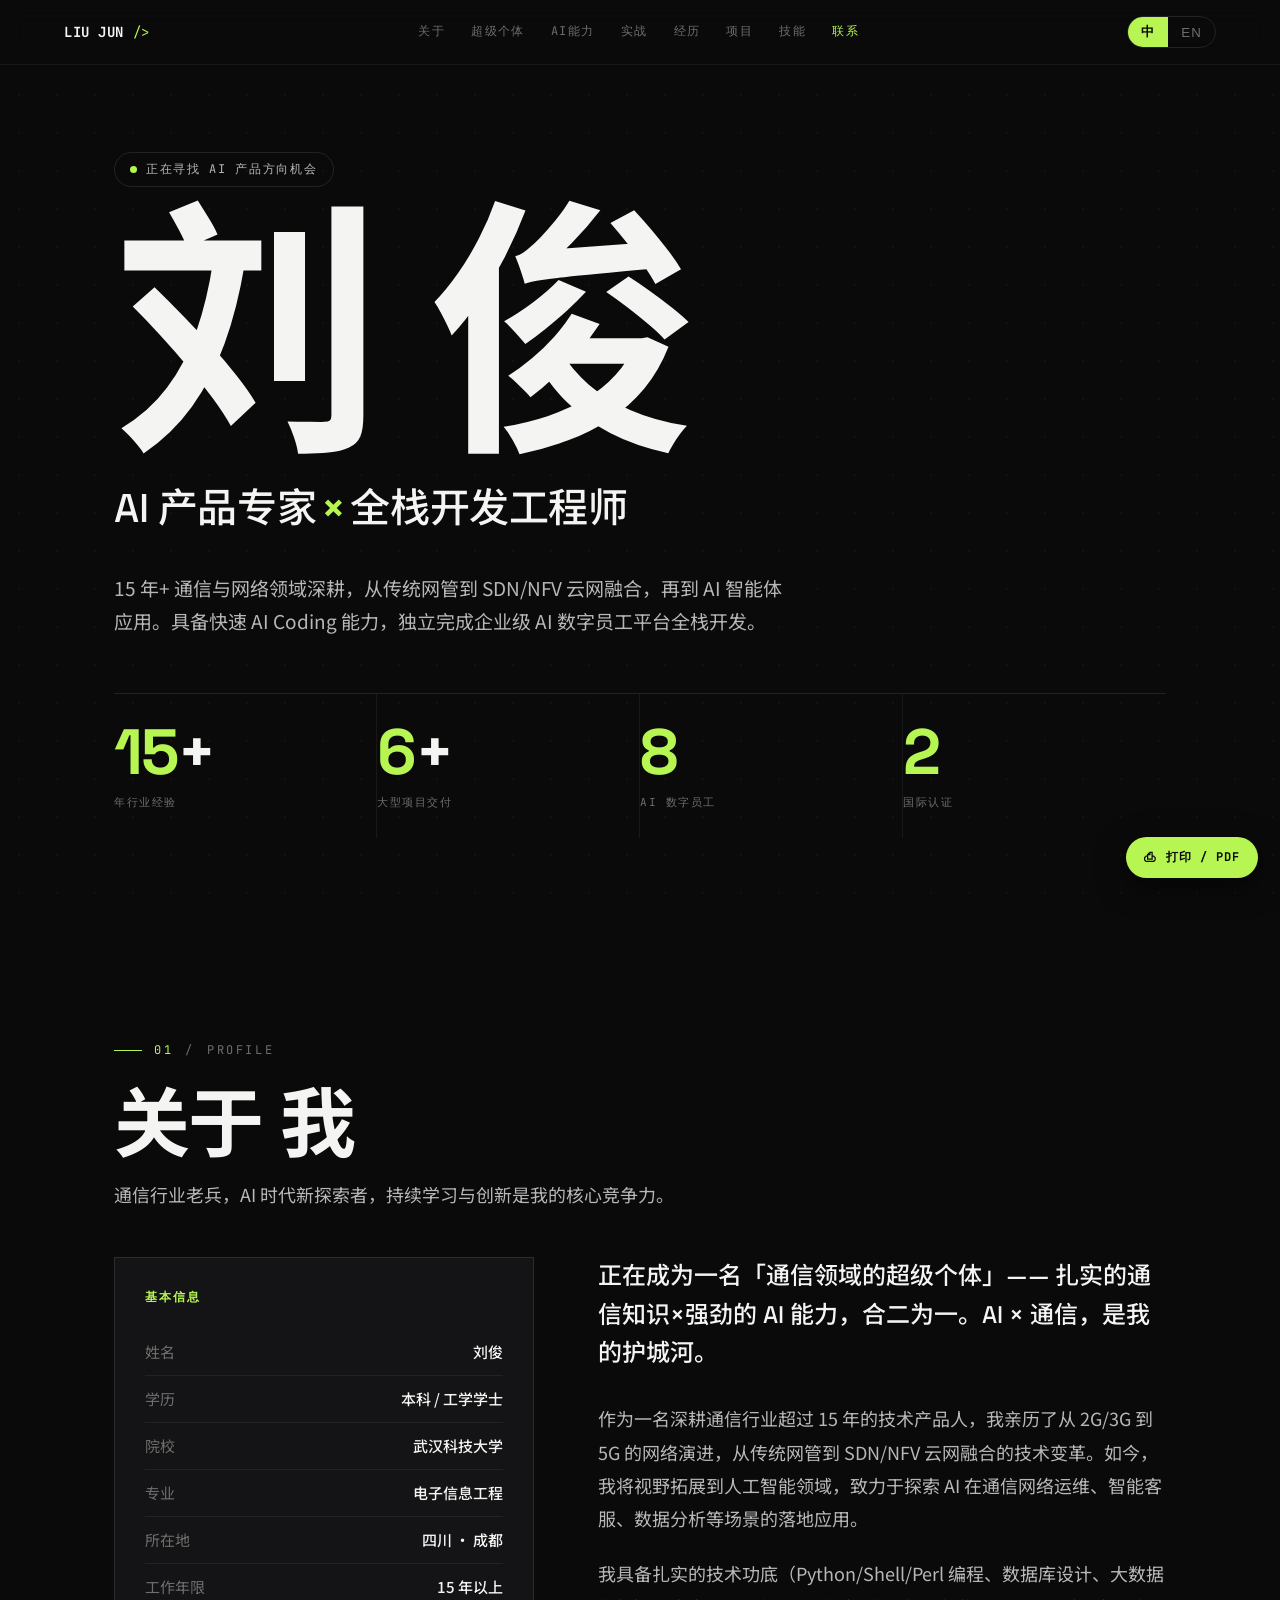
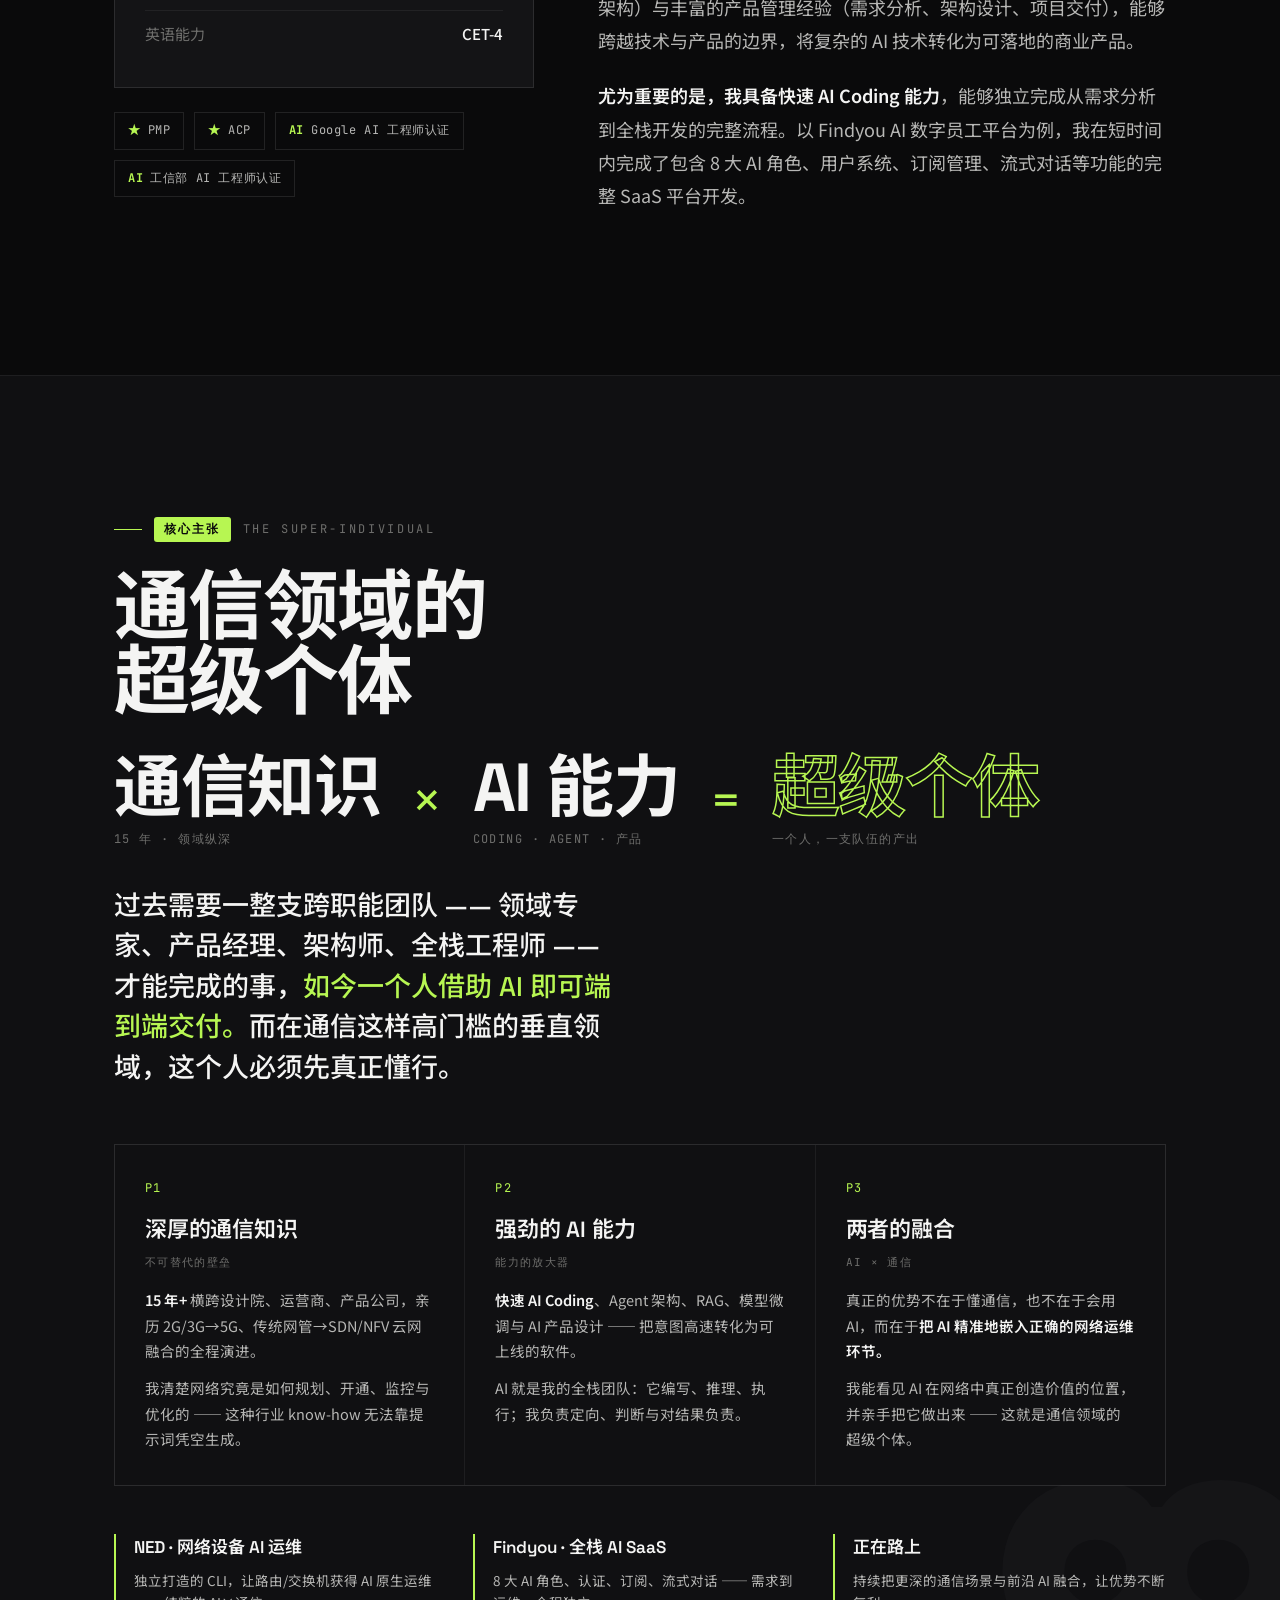
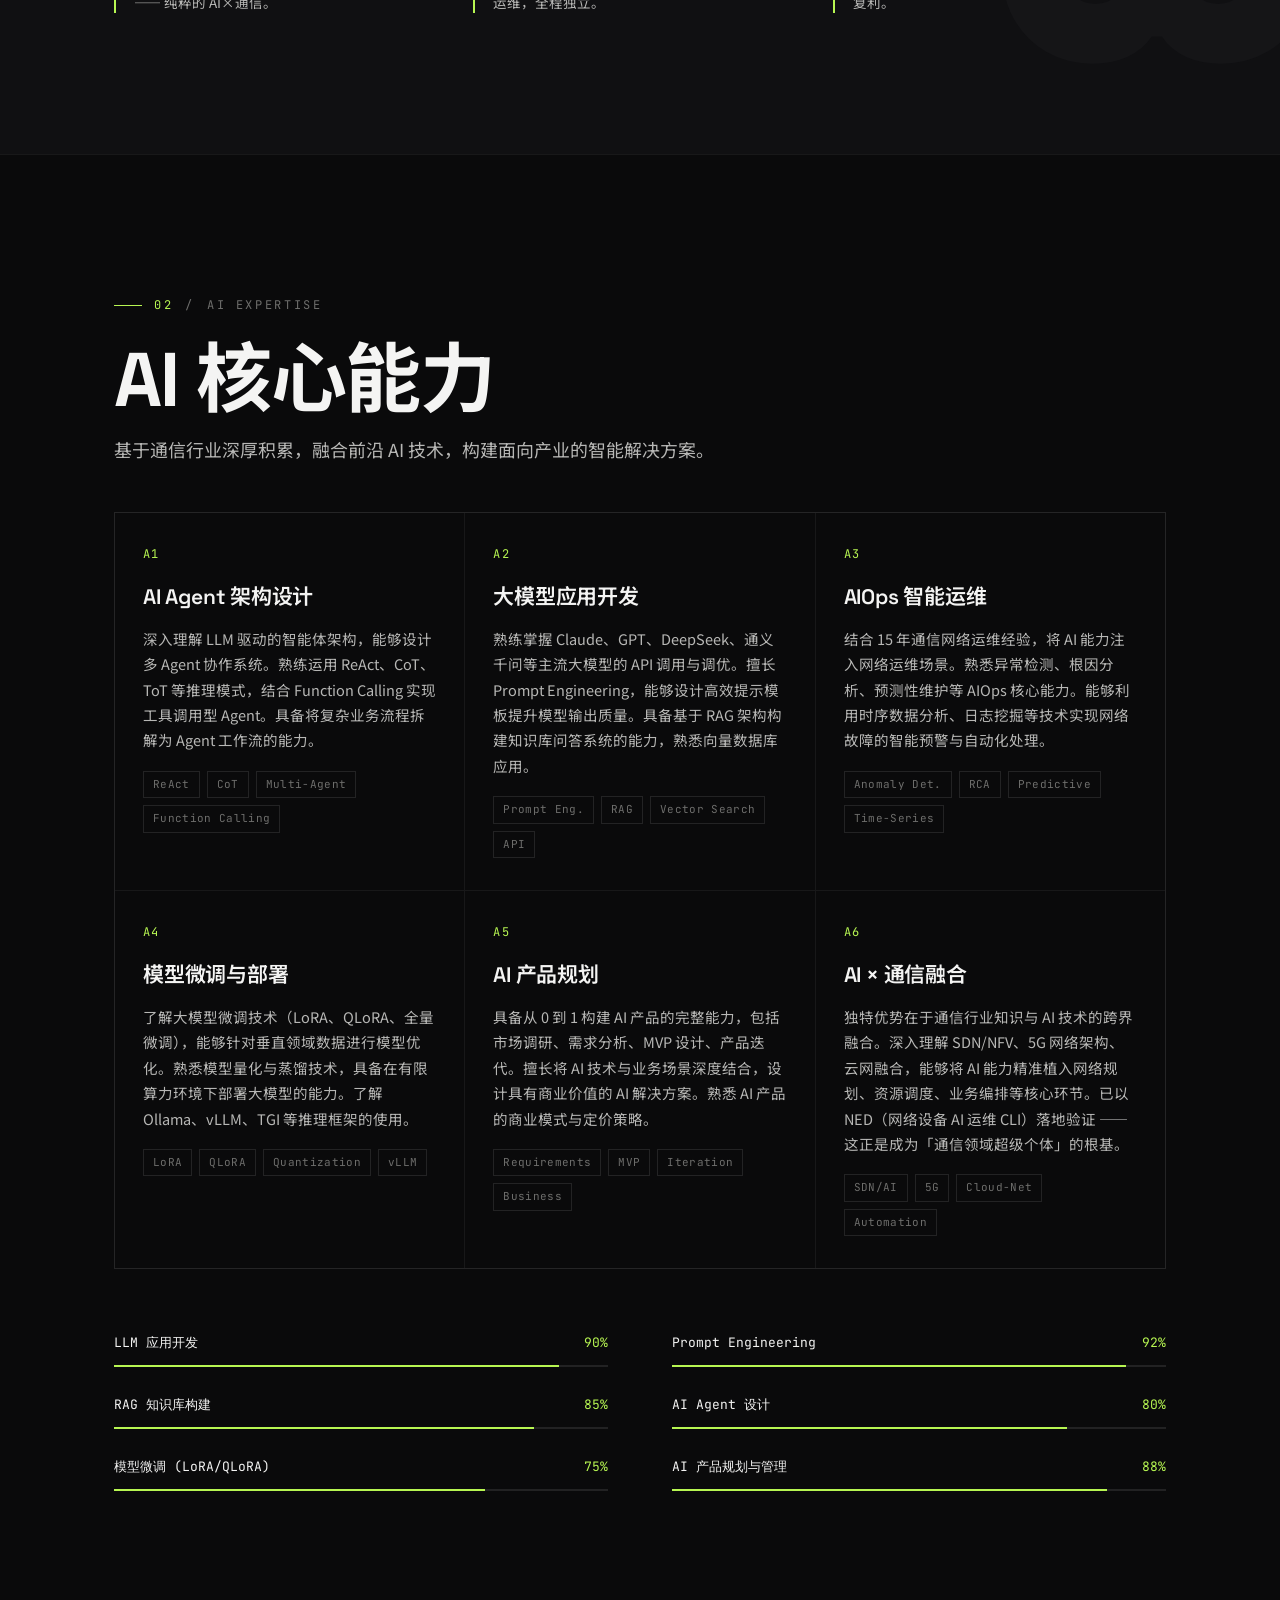
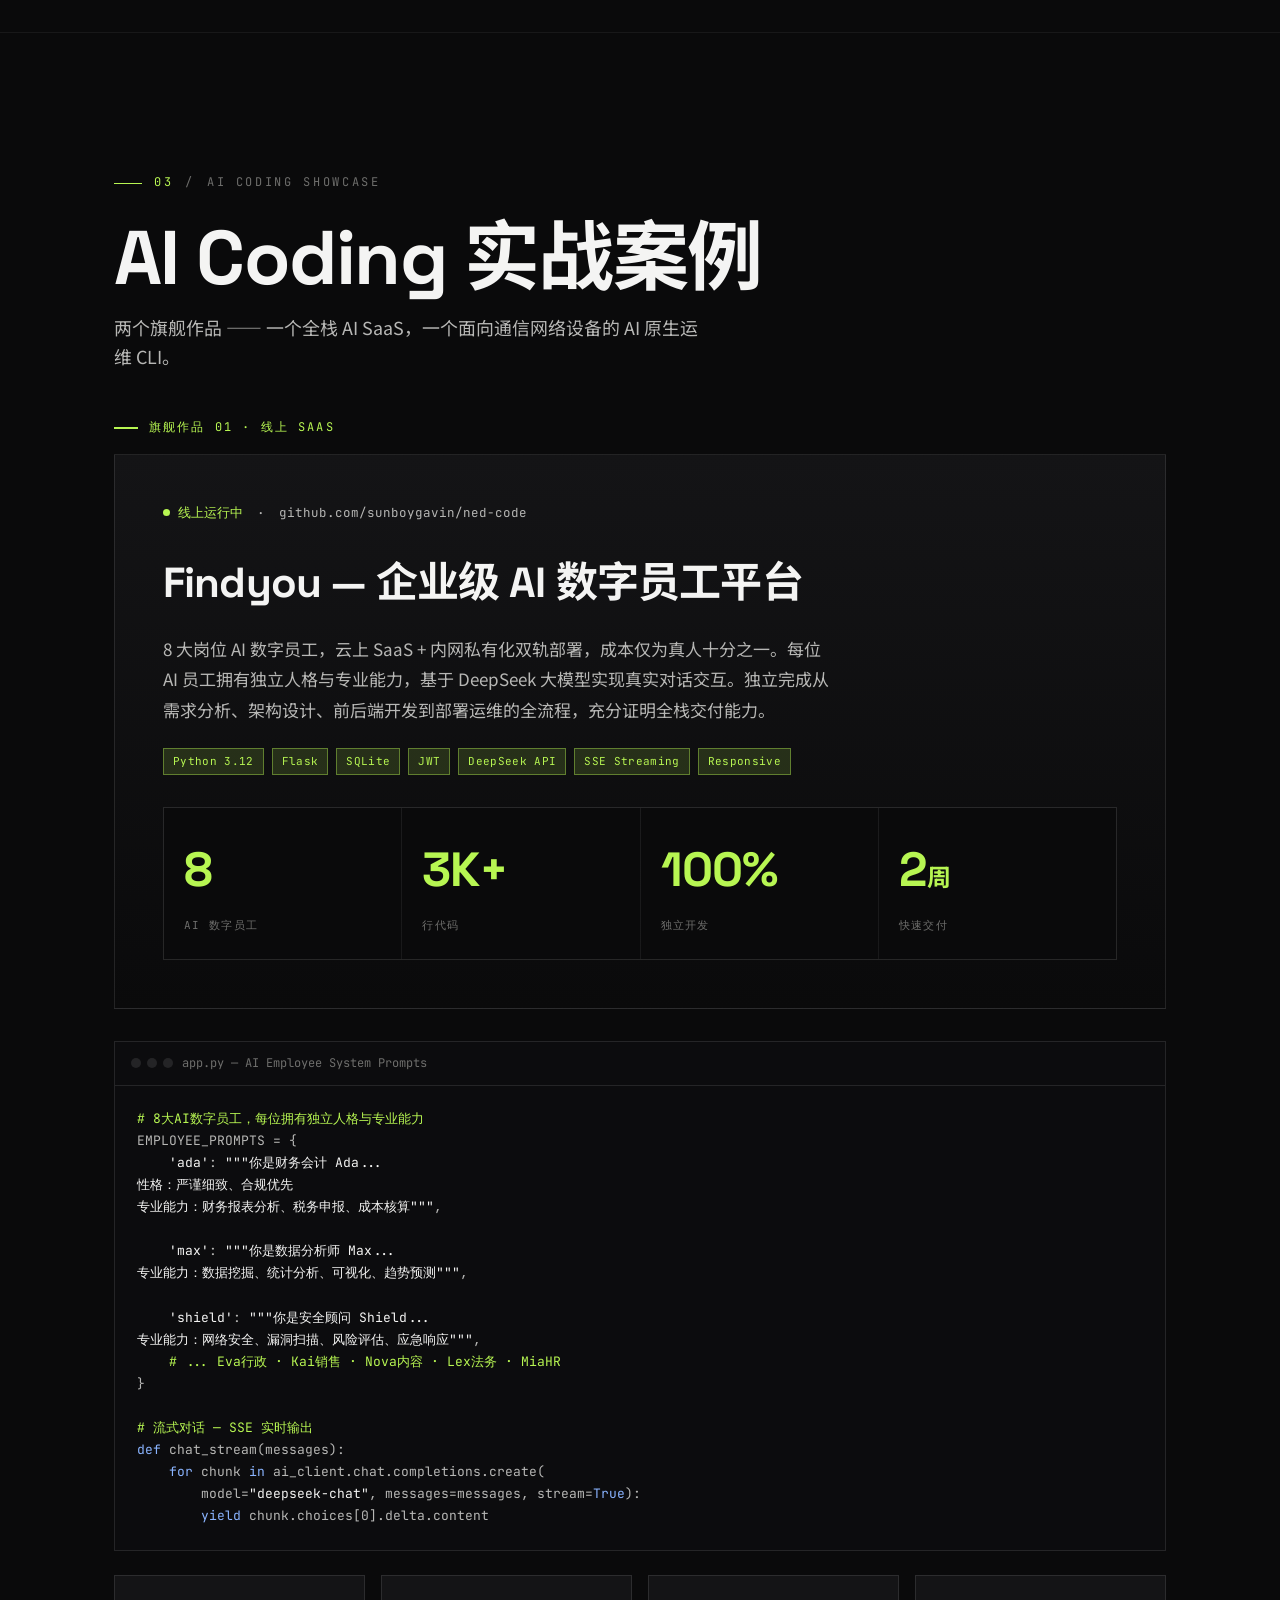
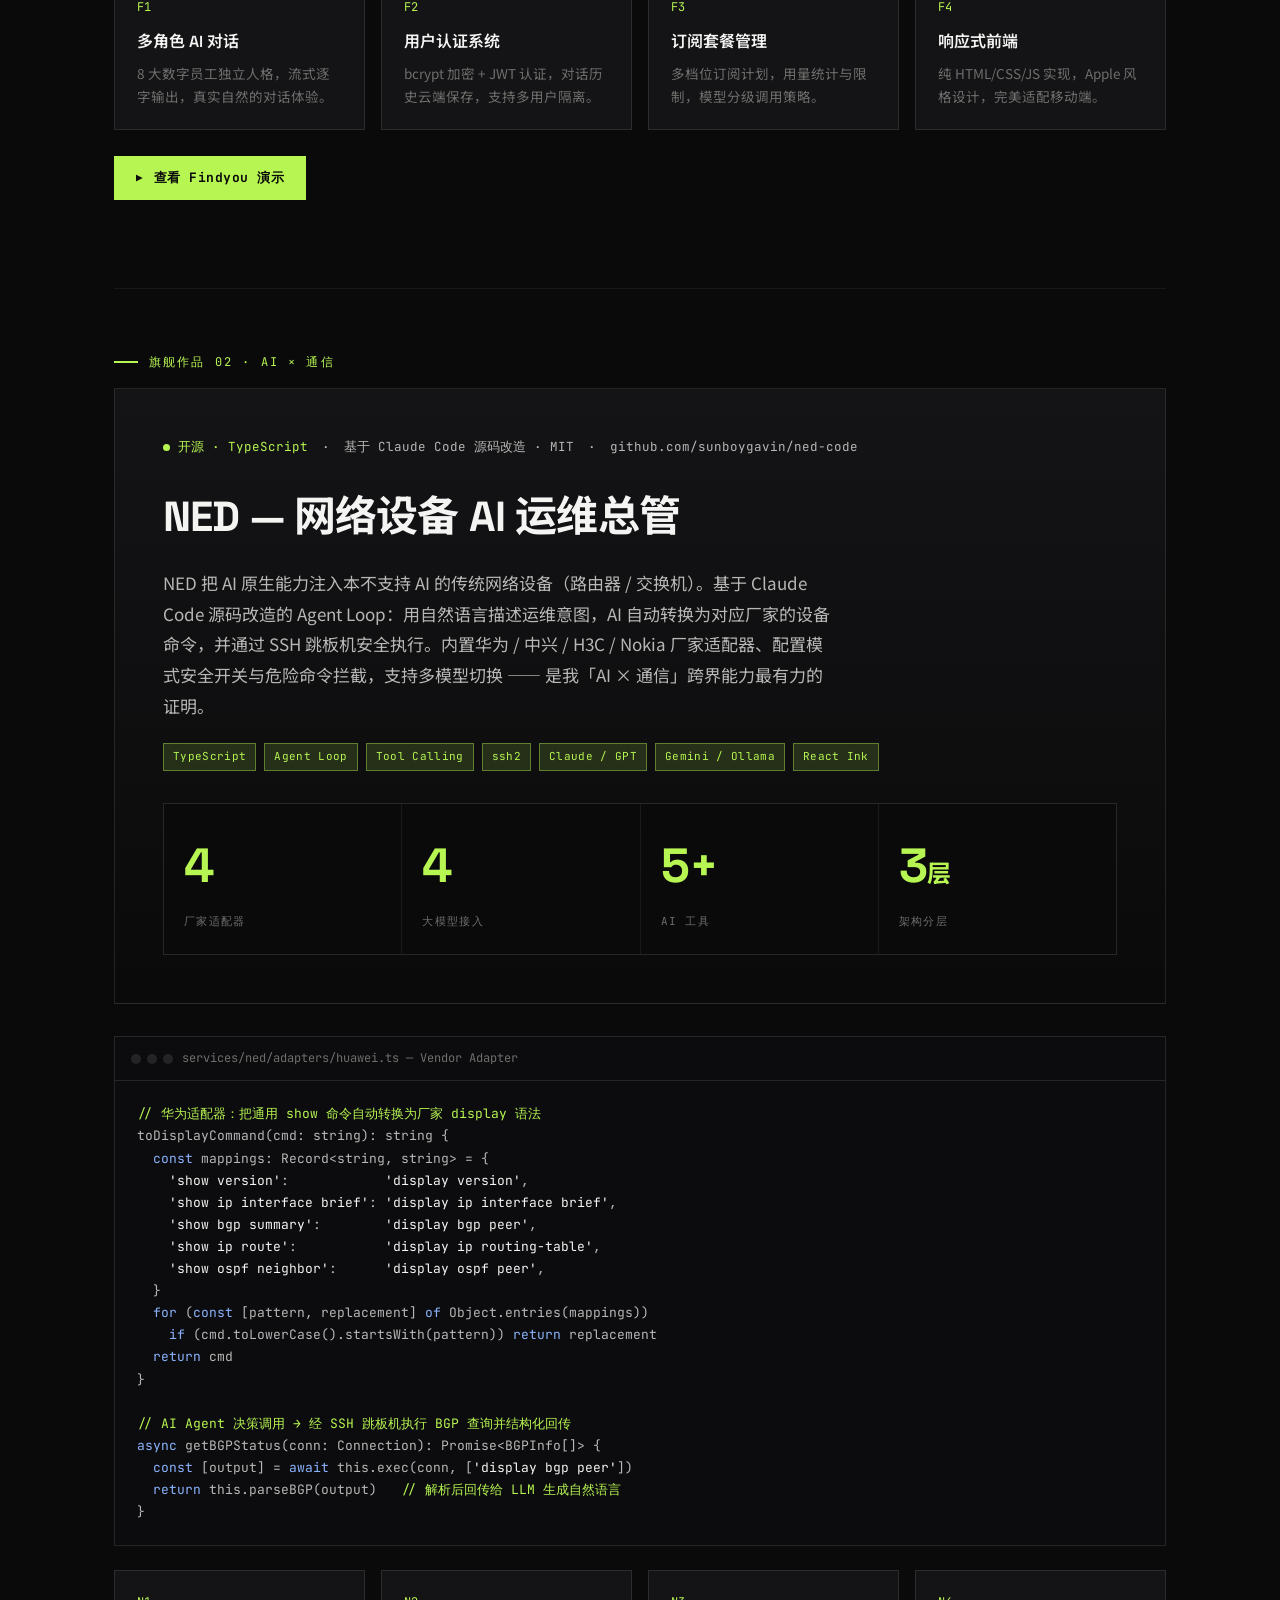
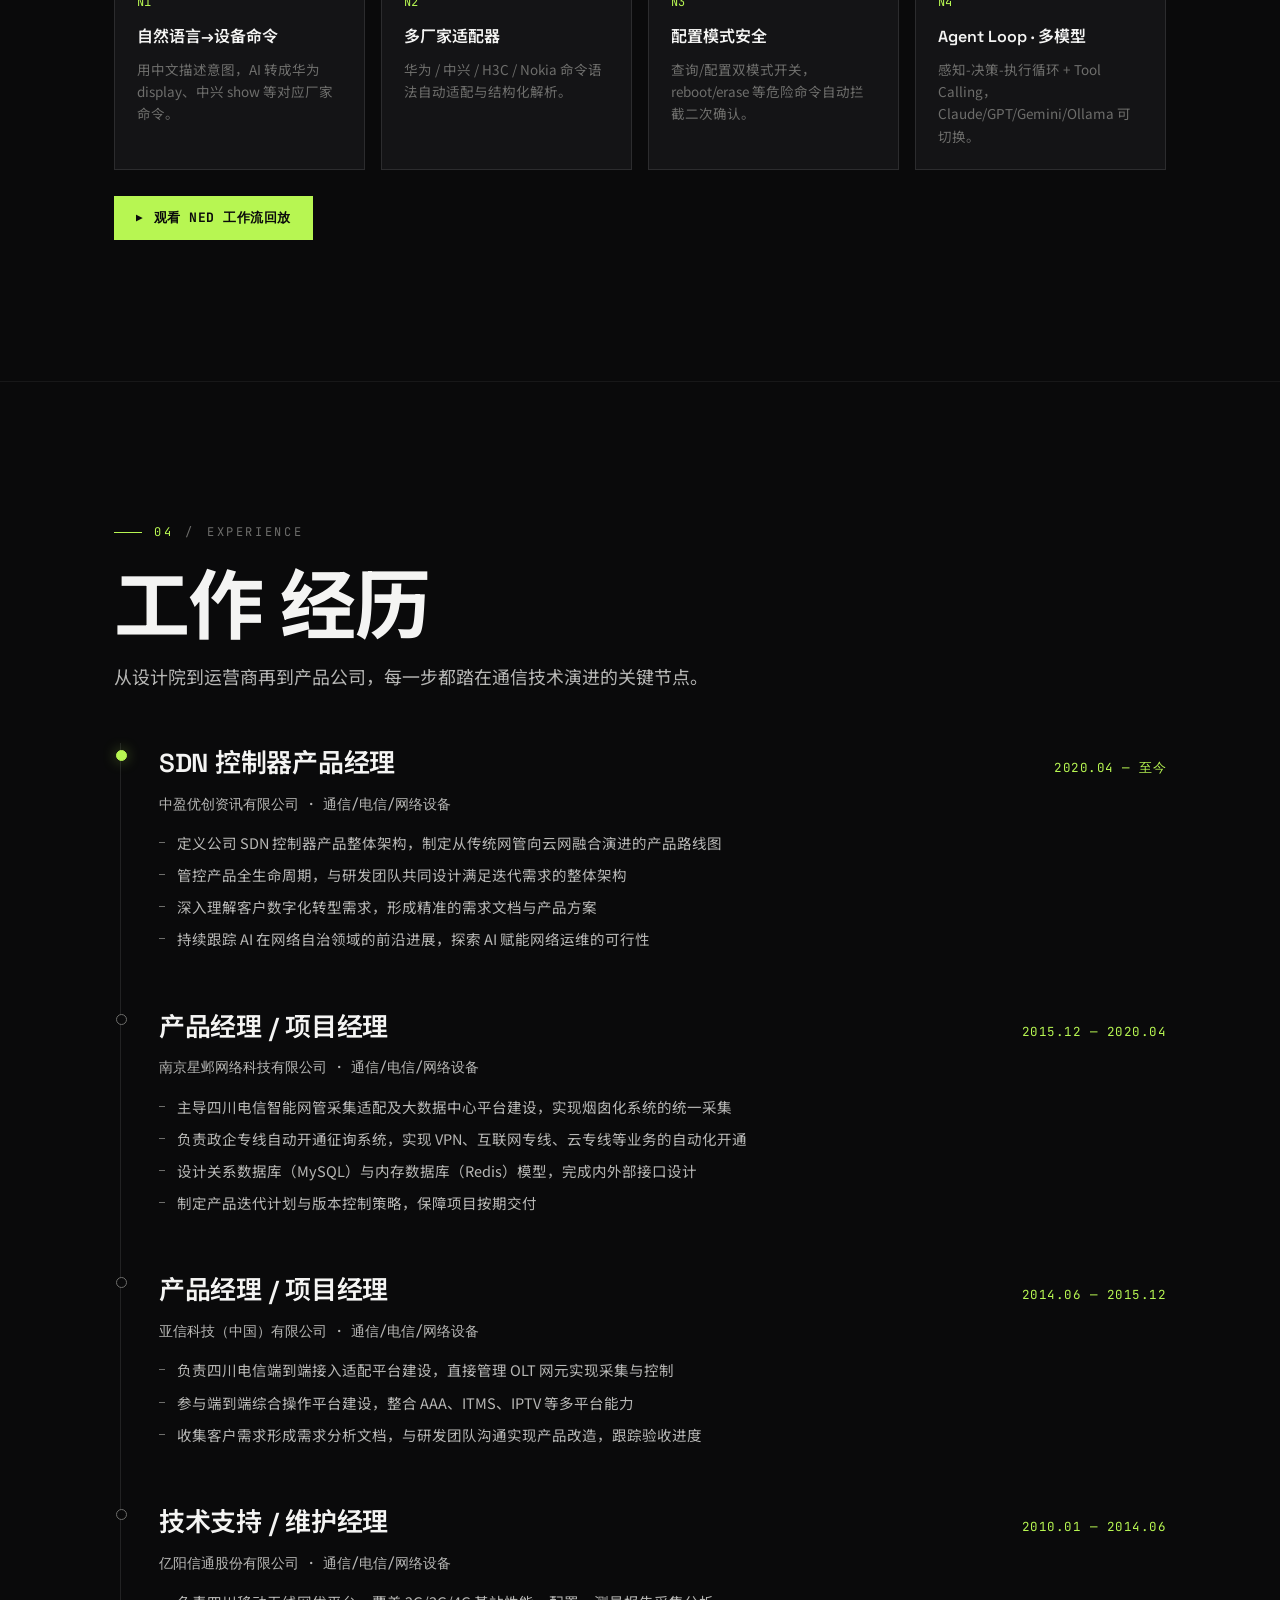
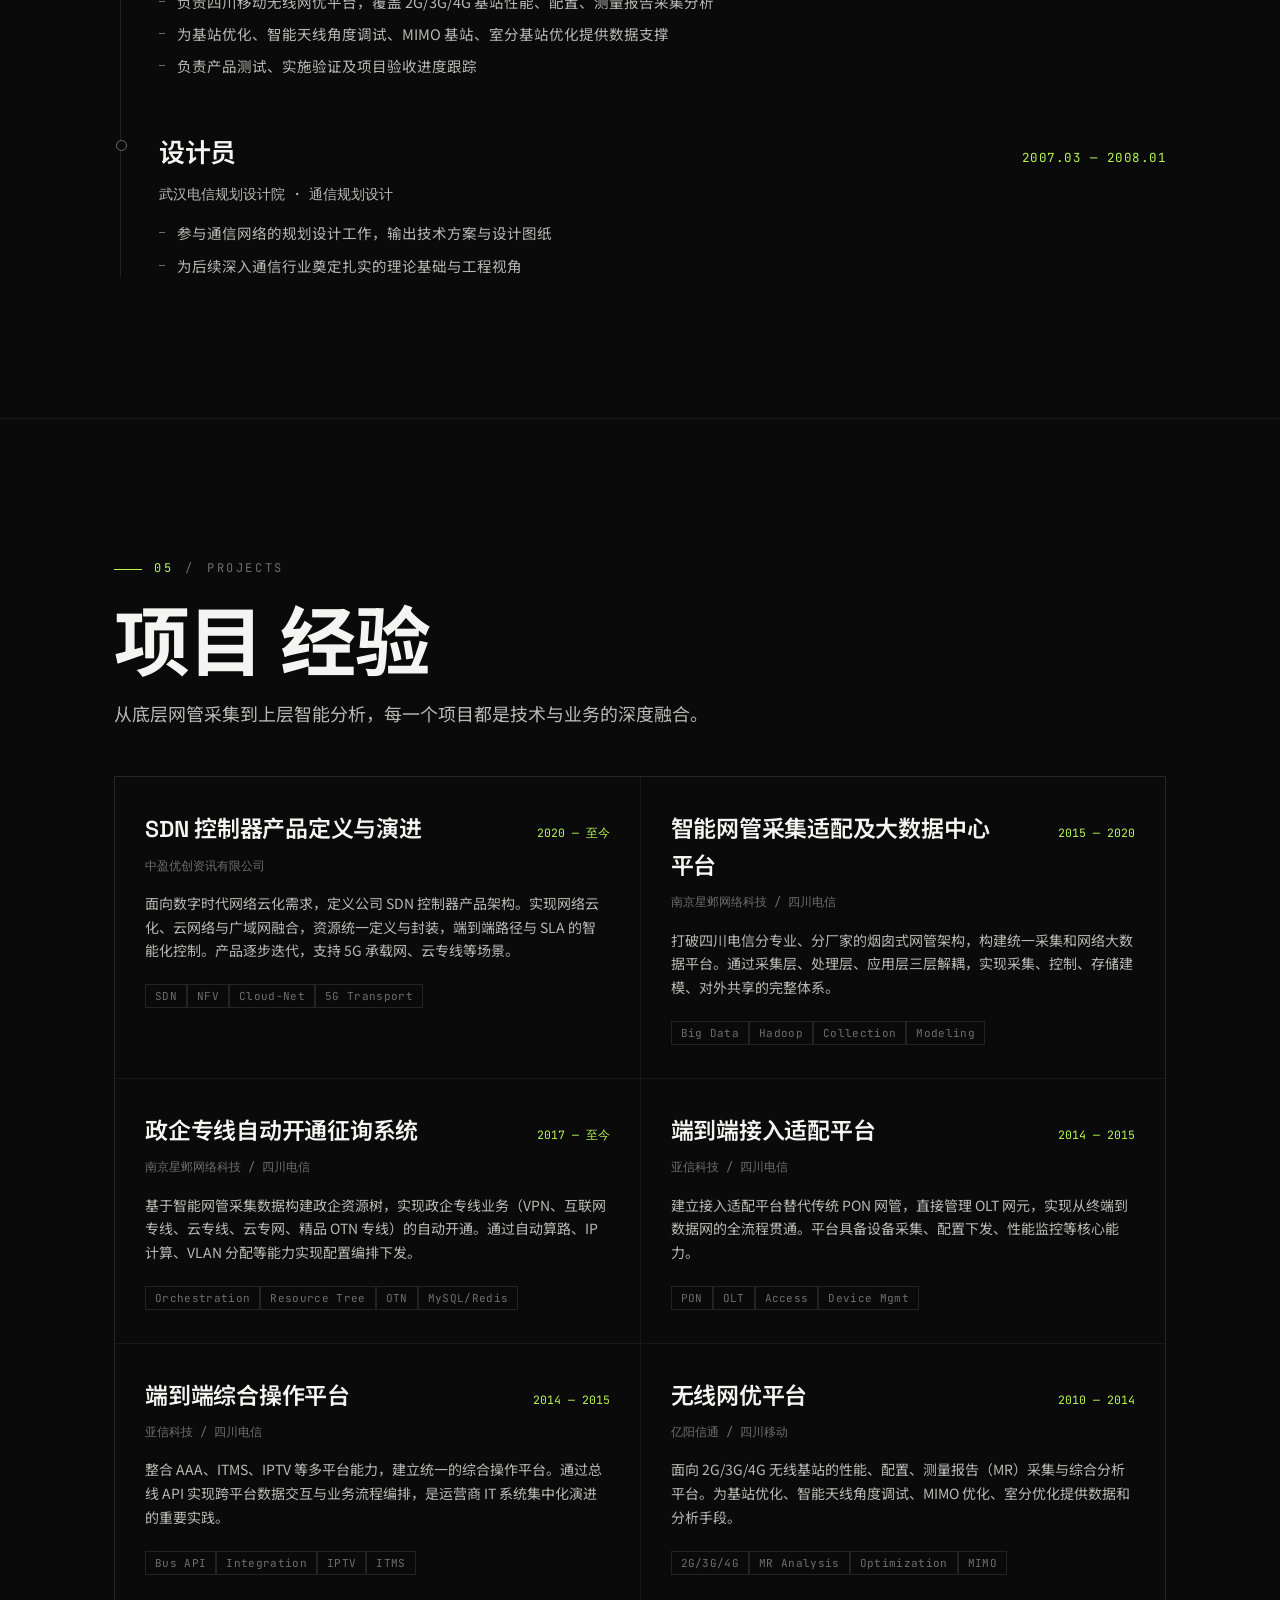
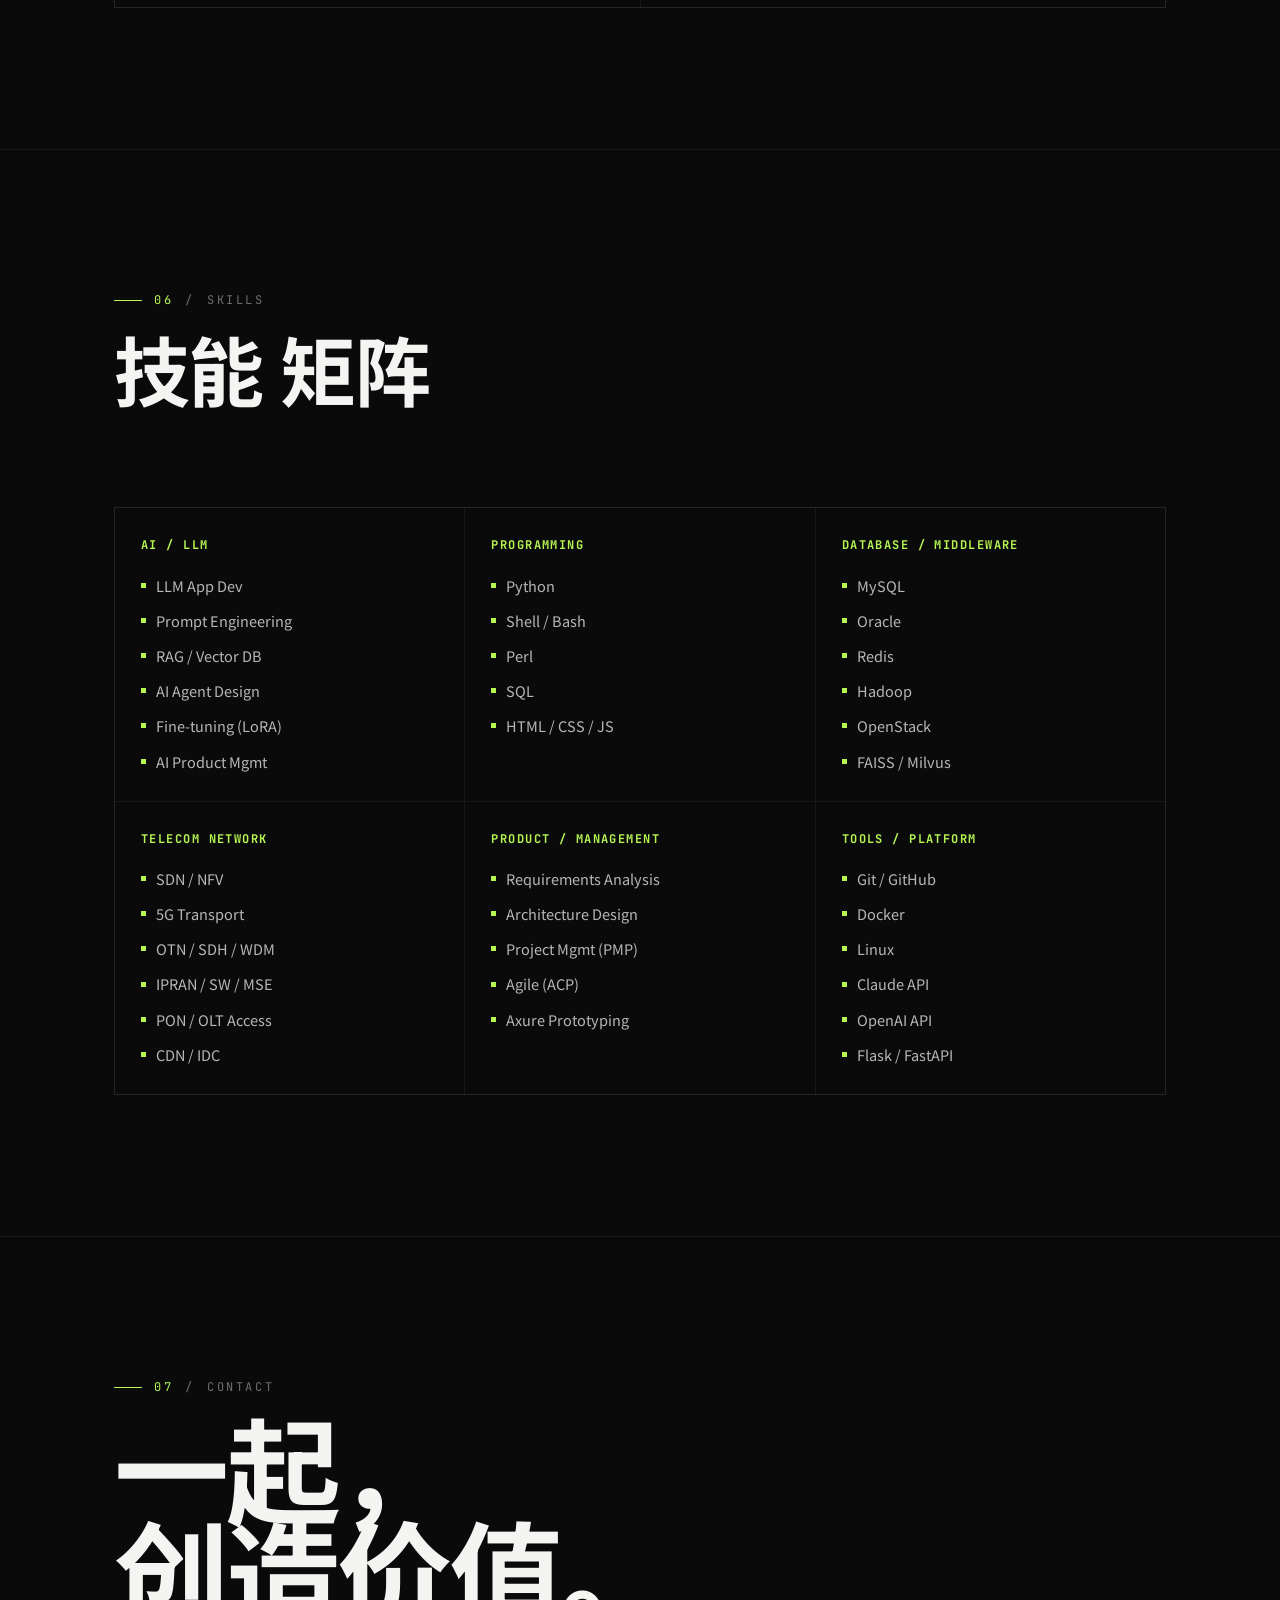
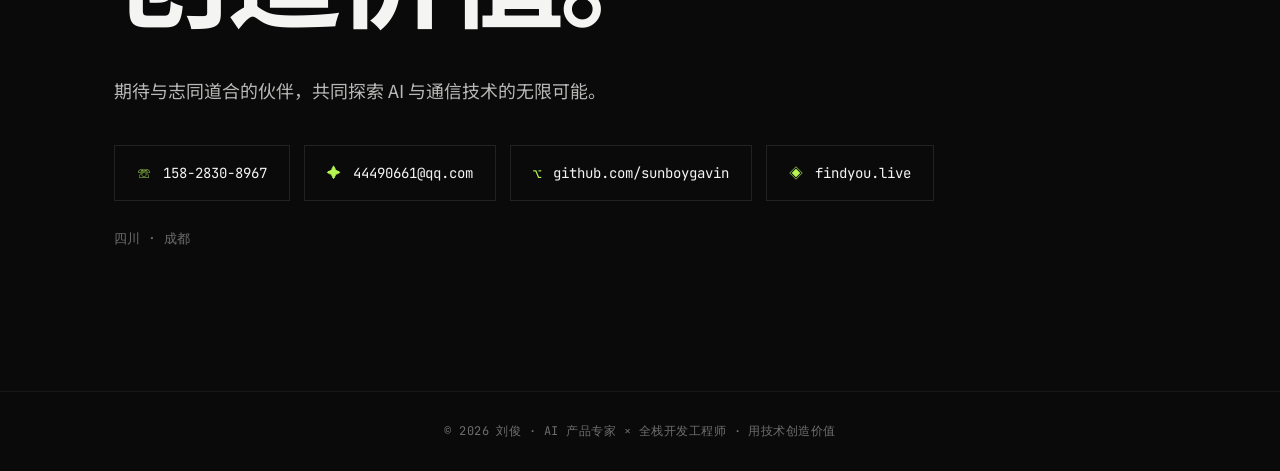
<file: templates/resume_v2.html>
<!DOCTYPE html>
<html lang="zh-CN">
<head>
<meta charset="UTF-8">
<meta name="viewport" content="width=device-width, initial-scale=1.0">
<title>刘俊 · 简历 | AI 产品专家 × 全栈开发工程师</title>
<link rel="preconnect" href="https://fonts.googleapis.com">
<link rel="preconnect" href="https://fonts.gstatic.com" crossorigin>
<link href="https://fonts.googleapis.com/css2?family=Space+Grotesk:wght@400;500;600;700&family=JetBrains+Mono:wght@400;500;700&family=Noto+Sans+SC:wght@400;500;700;900&display=swap" rel="stylesheet">
<link rel="stylesheet" href="/static/css/resume-styles.css">
</head>
<body>

<!-- ===================== NAV ===================== -->
<nav class="nav">
  <a class="brand" href="#top"><b>LIU&nbsp;JUN</b><span class="tag">/&gt;</span></a>
  <div class="nav-links">
    <a href="#about" data-en="About">关于</a>
    <a href="#super" data-en="Super">超级个体</a>
    <a href="#ai" data-en="AI">AI能力</a>
    <a href="#showcase" data-en="Showcase">实战</a>
    <a href="#experience" data-en="Career">经历</a>
    <a href="#projects" data-en="Work">项目</a>
    <a href="#skills" data-en="Skills">技能</a>
    <a href="#contact" data-en="Contact">联系</a>
  </div>
  <div class="lang-toggle" id="langToggle">
    <button data-lang="zh" class="active">中</button>
    <button data-lang="en">EN</button>
  </div>
</nav>

<!-- ===================== HERO ===================== -->
<header class="hero wrap" id="top" data-screen-label="Hero">
  <div class="status"><span class="dot"></span><span data-en="Open to AI Product roles">正在寻找 AI 产品方向机会</span></div>
  <h1 class="hero-name"><span data-en="LIU JUN" class="en-name">刘 俊</span></h1>
  <div class="hero-role"><span data-en="AI Product Expert">AI 产品专家</span><span class="x">×</span><span data-en="Full-Stack Engineer">全栈开发工程师</span></div>
  <p class="hero-lead" data-en="15+ years in telecom &amp; networking — from legacy OSS to SDN/NFV cloud-network convergence, now into AI agent applications. Fast AI-coding ability: independently shipped a full-stack enterprise AI digital-workforce platform.">15 年+ 通信与网络领域深耕，从传统网管到 SDN/NFV 云网融合，再到 AI 智能体应用。具备快速 AI Coding 能力，独立完成企业级 AI 数字员工平台全栈开发。</p>

  <div class="stats">
    <div class="stat"><div class="v"><em>15</em>+</div><div class="k" data-en="Years in industry">年行业经验</div></div>
    <div class="stat"><div class="v"><em>6</em>+</div><div class="k" data-en="Major deliveries">大型项目交付</div></div>
    <div class="stat"><div class="v"><em>8</em></div><div class="k" data-en="AI digital staff">AI 数字员工</div></div>
    <div class="stat"><div class="v"><em>2</em></div><div class="k" data-en="Int'l certifications">国际认证</div></div>
  </div>
</header>

<!-- ===================== ABOUT ===================== -->
<section class="section" id="about" data-screen-label="About">
  <div class="wrap">
    <div class="eyebrow reveal"><span class="num">01</span> / <span data-en="Profile">Profile</span></div>
    <h2 class="s-title reveal"><span data-en="About Me">关于 我</span></h2>
    <p class="s-sub reveal" data-en="A telecom veteran and an explorer in the AI era — continuous learning and innovation are my core edge.">通信行业老兵，AI 时代新探索者，持续学习与创新是我的核心竞争力。</p>

    <div class="about-grid" style="margin-top:48px">
      <div class="reveal">
        <div class="info-card">
          <h4 data-en="Basic Info">基本信息</h4>
          <div class="info-row"><span class="label" data-en="Name">姓名</span><span class="val" data-en="Liu Jun">刘俊</span></div>
          <div class="info-row"><span class="label" data-en="Degree">学历</span><span class="val" data-en="B.Eng.">本科 / 工学学士</span></div>
          <div class="info-row"><span class="label" data-en="University">院校</span><span class="val" data-en="Wuhan Univ. of Sci. &amp; Tech.">武汉科技大学</span></div>
          <div class="info-row"><span class="label" data-en="Major">专业</span><span class="val" data-en="Electronic &amp; Info. Eng.">电子信息工程</span></div>
          <div class="info-row"><span class="label" data-en="Location">所在地</span><span class="val" data-en="Chengdu, Sichuan">四川 · 成都</span></div>
          <div class="info-row"><span class="label" data-en="Experience">工作年限</span><span class="val" data-en="15+ years">15 年以上</span></div>
          <div class="info-row"><span class="label" data-en="English">英语能力</span><span class="val">CET-4</span></div>
        </div>
        <div class="certs">
          <span class="cert"><b>★</b> PMP</span>
          <span class="cert"><b>★</b> ACP</span>
          <span class="cert"><b>AI</b> <span data-en="Google AI Engineer">Google AI 工程师认证</span></span>
          <span class="cert"><b>AI</b> <span data-en="MIIT AI Engineer">工信部 AI 工程师认证</span></span>
        </div>
      </div>

      <div class="bio reveal">
        <p class="lead" data-en="On the path to becoming a telecom-domain super-individual — strong telecom knowledge plus strong AI ability, fused into one. AI × Telecom is my moat.">正在成为一名「通信领域的超级个体」—— 扎实的通信知识×强劲的 AI 能力，合二为一。AI × 通信，是我的护城河。</p>
        <p data-en="As a technical product person with 15+ years in telecom, I lived through the evolution from 2G/3G to 5G, and from legacy OSS to SDN/NFV cloud-network convergence. Today I extend my scope into AI — applying it to network operations, intelligent service, and data analytics.">作为一名深耕通信行业超过 15 年的技术产品人，我亲历了从 2G/3G 到 5G 的网络演进，从传统网管到 SDN/NFV 云网融合的技术变革。如今，我将视野拓展到人工智能领域，致力于探索 AI 在通信网络运维、智能客服、数据分析等场景的落地应用。</p>
        <p data-en="I pair solid engineering fundamentals (Python/Shell/Perl, database design, big-data architecture) with rich product management experience (requirements, architecture, delivery) — turning complex AI into shippable commercial products.">我具备扎实的技术功底（Python/Shell/Perl 编程、数据库设计、大数据架构）与丰富的产品管理经验（需求分析、架构设计、项目交付），能够跨越技术与产品的边界，将复杂的 AI 技术转化为可落地的商业产品。</p>
        <p data-en="Most importantly, I have fast AI-coding ability — owning the entire flow from requirements to full-stack delivery. With the Findyou AI digital-workforce platform, I shipped a complete SaaS — 8 AI roles, auth, subscriptions, streaming chat — in a short window."><strong>尤为重要的是，我具备快速 AI Coding 能力</strong>，能够独立完成从需求分析到全栈开发的完整流程。以 Findyou AI 数字员工平台为例，我在短时间内完成了包含 8 大 AI 角色、用户系统、订阅管理、流式对话等功能的完整 SaaS 平台开发。</p>
      </div>
    </div>
  </div>
</section>

<!-- ===================== SUPER-INDIVIDUAL ===================== -->
<section class="section super" id="super" data-screen-label="Super Individual">
  <div class="wrap">
    <div class="eyebrow reveal"><span class="pill" data-en="THESIS">核心主张</span> <span data-en="The Super-Individual">The Super-Individual</span></div>
    <h2 class="s-title reveal"><span data-en="A Telecom-Domain Super-Individual">通信领域的<br>超级个体</span></h2>

    <div class="equation reveal" style="margin-top:36px">
      <div class="eq-term"><span data-en="Telecom Knowledge">通信知识</span><small data-en="15 yrs · domain depth">15 年 · 领域纵深</small></div>
      <div class="eq-op">×</div>
      <div class="eq-term"><span data-en="AI Capability">AI 能力</span><small data-en="Coding · Agent · Product">Coding · Agent · 产品</small></div>
      <div class="eq-op">=</div>
      <div class="eq-term result"><em data-en="Super-Individual">超级个体</em><small data-en="1 person, a whole team's output">一个人，一支队伍的产出</small></div>
    </div>

    <p class="super-lead reveal" data-en="What used to take a cross-functional team — domain expert, product manager, architect, full-stack engineer — <span class='hl'>one person now delivers end-to-end with AI.</span> For a vertical as deep as telecom, that person must own the domain first.">过去需要一整支跨职能团队 —— 领域专家、产品经理、架构师、全栈工程师 —— 才能完成的事，<span class="hl">如今一个人借助 AI 即可端到端交付。</span>而在通信这样高门槛的垂直领域，这个人必须先真正懂行。</p>

    <div class="pillars reveal">
      <div class="pillar">
        <div class="pix">P1</div>
        <h3 data-en="Deep Domain Knowledge">深厚的通信知识</h3>
        <div class="role" data-en="The unfair advantage">不可替代的壁垒</div>
        <p data-en="15+ years across design institute, carriers and product firms — through 2G/3G→5G and legacy OSS→SDN/NFV cloud-network convergence."><strong>15 年+</strong> 横跨设计院、运营商、产品公司，亲历 2G/3G→5G、传统网管→SDN/NFV 云网融合的全程演进。</p>
        <p data-en="I know how networks are actually planned, provisioned, monitored and optimized — knowledge that can't be prompted into existence.">我清楚网络究竟是如何规划、开通、监控与优化的 —— 这种行业 know-how 无法靠提示词凭空生成。</p>
      </div>
      <div class="pillar">
        <div class="pix">P2</div>
        <h3 data-en="Strong AI Ability">强劲的 AI 能力</h3>
        <div class="role" data-en="The force multiplier">能力的放大器</div>
        <p data-en="Fast AI-coding, Agent architecture, RAG, fine-tuning and AI product design — I turn intent into shipped software at high speed."><strong>快速 AI Coding</strong>、Agent 架构、RAG、模型微调与 AI 产品设计 —— 把意图高速转化为可上线的软件。</p>
        <p data-en="AI is my full-stack team: it writes, reasons and executes; I direct, judge and own the outcome.">AI 就是我的全栈团队：它编写、推理、执行；我负责定向、判断与对结果负责。</p>
      </div>
      <div class="pillar">
        <div class="pix">P3</div>
        <h3 data-en="The Fusion">两者的融合</h3>
        <div class="role" data-en="AI × Telecom">AI × 通信</div>
        <p data-en="The edge isn't knowing telecom, nor using AI — it's <strong>embedding AI precisely into the right network operations.</strong>">真正的优势不在于懂通信，也不在于会用 AI，而在于<strong>把 AI 精准地嵌入正确的网络运维环节。</strong></p>
        <p data-en="I see where AI creates real value in a network, and I can build it myself — that's a telecom-domain super-individual.">我能看见 AI 在网络中真正创造价值的位置，并亲手把它做出来 —— 这就是通信领域的超级个体。</p>
      </div>
    </div>

    <div class="proof reveal">
      <div class="pr"><div class="h" data-en="NED — AI ops for network gear">NED · 网络设备 AI 运维</div><p data-en="Solo-built CLI giving routers/switches native AI operation — pure AI × Telecom.">独立打造的 CLI，让路由/交换机获得 AI 原生运维 —— 纯粹的 AI×通信。</p></div>
      <div class="pr"><div class="h" data-en="Findyou — full-stack AI SaaS">Findyou · 全栈 AI SaaS</div><p data-en="8 AI roles, auth, subscriptions, streaming chat — requirements to ops, all solo.">8 大 AI 角色、认证、订阅、流式对话 —— 需求到运维，全程独立。</p></div>
      <div class="pr"><div class="h" data-en="On the path">正在路上</div><p data-en="Continuously fusing deeper telecom scenarios with frontier AI — compounding the edge.">持续把更深的通信场景与前沿 AI 融合，让优势不断复利。</p></div>
    </div>
  </div>
</section>

<!-- ===================== AI CAPABILITIES ===================== -->
<section class="section" id="ai" data-screen-label="AI Capabilities">
  <div class="wrap">
    <div class="eyebrow reveal"><span class="num">02</span> / <span data-en="AI Expertise">AI Expertise</span></div>
    <h2 class="s-title reveal"><span data-en="Core AI Capabilities">AI 核心能力</span></h2>
    <p class="s-sub reveal" data-en="Built on deep telecom roots, fused with frontier AI to craft industry-grade intelligent solutions.">基于通信行业深厚积累，融合前沿 AI 技术，构建面向产业的智能解决方案。</p>

    <div class="cap-grid reveal" style="margin-top:48px">
      <div class="cap">
        <div class="ix">A1</div>
        <h3 data-en="AI Agent Architecture">AI Agent 架构设计</h3>
        <p data-en="Deep grasp of LLM-driven agent architectures and multi-agent collaboration. Fluent in ReAct, CoT, ToT reasoning patterns plus Function Calling for tool-use agents; able to decompose complex business flows into agent workflows.">深入理解 LLM 驱动的智能体架构，能够设计多 Agent 协作系统。熟练运用 ReAct、CoT、ToT 等推理模式，结合 Function Calling 实现工具调用型 Agent。具备将复杂业务流程拆解为 Agent 工作流的能力。</p>
        <div class="chips"><span class="chip">ReAct</span><span class="chip">CoT</span><span class="chip">Multi-Agent</span><span class="chip">Function Calling</span></div>
      </div>
      <div class="cap">
        <div class="ix">A2</div>
        <h3 data-en="LLM Application Dev">大模型应用开发</h3>
        <p data-en="Hands-on with Claude, GPT, DeepSeek, Qwen APIs and tuning. Strong prompt engineering; builds RAG knowledge-base Q&amp;A systems and works with vector databases.">熟练掌握 Claude、GPT、DeepSeek、通义千问等主流大模型的 API 调用与调优。擅长 Prompt Engineering，能够设计高效提示模板提升模型输出质量。具备基于 RAG 架构构建知识库问答系统的能力，熟悉向量数据库应用。</p>
        <div class="chips"><span class="chip">Prompt Eng.</span><span class="chip">RAG</span><span class="chip">Vector Search</span><span class="chip">API</span></div>
      </div>
      <div class="cap">
        <div class="ix">A3</div>
        <h3 data-en="AIOps">AIOps 智能运维</h3>
        <p data-en="15 years of network-ops experience infused with AI: anomaly detection, root-cause analysis, predictive maintenance. Uses time-series analysis and log mining for intelligent fault alerting and automation.">结合 15 年通信网络运维经验，将 AI 能力注入网络运维场景。熟悉异常检测、根因分析、预测性维护等 AIOps 核心能力。能够利用时序数据分析、日志挖掘等技术实现网络故障的智能预警与自动化处理。</p>
        <div class="chips"><span class="chip">Anomaly Det.</span><span class="chip">RCA</span><span class="chip">Predictive</span><span class="chip">Time-Series</span></div>
      </div>
      <div class="cap">
        <div class="ix">A4</div>
        <h3 data-en="Fine-tuning &amp; Deploy">模型微调与部署</h3>
        <p data-en="Familiar with LoRA / QLoRA / full fine-tuning for vertical-domain optimization. Knows quantization &amp; distillation to deploy LLMs under limited compute; works with Ollama, vLLM, TGI.">了解大模型微调技术（LoRA、QLoRA、全量微调），能够针对垂直领域数据进行模型优化。熟悉模型量化与蒸馏技术，具备在有限算力环境下部署大模型的能力。了解 Ollama、vLLM、TGI 等推理框架的使用。</p>
        <div class="chips"><span class="chip">LoRA</span><span class="chip">QLoRA</span><span class="chip">Quantization</span><span class="chip">vLLM</span></div>
      </div>
      <div class="cap">
        <div class="ix">A5</div>
        <h3 data-en="AI Product Strategy">AI 产品规划</h3>
        <p data-en="Full 0-to-1 AI product capability: market research, requirements, MVP design, iteration. Pairs AI tech with business scenarios to design commercially valuable solutions, including business models and pricing.">具备从 0 到 1 构建 AI 产品的完整能力，包括市场调研、需求分析、MVP 设计、产品迭代。擅长将 AI 技术与业务场景深度结合，设计具有商业价值的 AI 解决方案。熟悉 AI 产品的商业模式与定价策略。</p>
        <div class="chips"><span class="chip">Requirements</span><span class="chip">MVP</span><span class="chip">Iteration</span><span class="chip">Business</span></div>
      </div>
      <div class="cap">
        <div class="ix">A6</div>
        <h3 data-en="AI × Telecom Fusion">AI × 通信融合</h3>
        <p data-en="My unique edge: cross-over of telecom knowledge and AI. Deep understanding of SDN/NFV, 5G architecture and cloud-network convergence — embedding AI into network planning, resource scheduling and service orchestration. Proven by NED, an AI-native ops CLI for network equipment: the foundation to become a telecom-domain super-individual.">独特优势在于通信行业知识与 AI 技术的跨界融合。深入理解 SDN/NFV、5G 网络架构、云网融合，能够将 AI 能力精准植入网络规划、资源调度、业务编排等核心环节。已以 NED（网络设备 AI 运维 CLI）落地验证 —— 这正是成为「通信领域超级个体」的根基。</p>
        <div class="chips"><span class="chip">SDN/AI</span><span class="chip">5G</span><span class="chip">Cloud-Net</span><span class="chip">Automation</span></div>
      </div>
    </div>

    <div class="bars reveal">
      <div class="bar"><div class="bar-top"><span data-en="LLM App Development">LLM 应用开发</span><span class="pct">90%</span></div><div class="track"><div class="fill" data-pct="90"></div></div></div>
      <div class="bar"><div class="bar-top"><span>Prompt Engineering</span><span class="pct">92%</span></div><div class="track"><div class="fill" data-pct="92"></div></div></div>
      <div class="bar"><div class="bar-top"><span data-en="RAG Knowledge Base">RAG 知识库构建</span><span class="pct">85%</span></div><div class="track"><div class="fill" data-pct="85"></div></div></div>
      <div class="bar"><div class="bar-top"><span data-en="AI Agent Design">AI Agent 设计</span><span class="pct">80%</span></div><div class="track"><div class="fill" data-pct="80"></div></div></div>
      <div class="bar"><div class="bar-top"><span data-en="Fine-tuning (LoRA/QLoRA)">模型微调 (LoRA/QLoRA)</span><span class="pct">75%</span></div><div class="track"><div class="fill" data-pct="75"></div></div></div>
      <div class="bar"><div class="bar-top"><span data-en="AI Product Management">AI 产品规划与管理</span><span class="pct">88%</span></div><div class="track"><div class="fill" data-pct="88"></div></div></div>
    </div>
  </div>
</section>

<!-- ===================== SHOWCASE ===================== -->
<section class="section" id="showcase" data-screen-label="AI Coding Showcase">
  <div class="wrap">
    <div class="eyebrow reveal"><span class="num">03</span> / <span data-en="AI Coding Showcase">AI Coding Showcase</span></div>
    <h2 class="s-title reveal"><span data-en="AI Coding in Practice">AI Coding 实战案例</span></h2>
    <p class="s-sub reveal" data-en="Two flagship builds — a full-stack AI SaaS, and an AI-native operations CLI for telecom network equipment.">两个旗舰作品 —— 一个全栈 AI SaaS，一个面向通信网络设备的 AI 原生运维 CLI。</p>

    <div class="case-tag reveal" style="margin-top:48px"><span data-en="Flagship 01 · Live SaaS">旗舰作品 01 · 线上 SaaS</span></div>
    <div class="proj-hero reveal">
      <div class="showcase-head">
        <span class="live"><span class="dot"></span><span data-en="Live in production">线上运行中</span></span>
        <span>·</span>
        <span>github.com/sunboygavin/ned-code</span>
      </div>
      <h3>Findyou — <span data-en="Enterprise AI Digital-Workforce Platform">企业级 AI 数字员工平台</span></h3>
      <p data-en="8 role-based AI digital employees, dual-track deployment (cloud SaaS + on-prem private), at one-tenth the cost of a human. Each AI employee has its own persona and domain skill, with real conversation powered by the DeepSeek LLM. I owned the full flow — requirements, architecture, front/back-end, and ops — proving end-to-end FDE capability.">8 大岗位 AI 数字员工，云上 SaaS + 内网私有化双轨部署，成本仅为真人十分之一。每位 AI 员工拥有独立人格与专业能力，基于 DeepSeek 大模型实现真实对话交互。独立完成从需求分析、架构设计、前后端开发到部署运维的全流程，充分证明全栈交付能力。</p>
      <div class="tech-row">
        <span class="chip solid">Python 3.12</span><span class="chip solid">Flask</span><span class="chip solid">SQLite</span><span class="chip solid">JWT</span><span class="chip solid">DeepSeek API</span><span class="chip solid">SSE Streaming</span><span class="chip solid">Responsive</span>
      </div>

      <div class="proj-stats">
        <div class="ps"><div class="v">8</div><div class="k" data-en="AI digital staff">AI 数字员工</div></div>
        <div class="ps"><div class="v">3K+</div><div class="k" data-en="Lines of code">行代码</div></div>
        <div class="ps"><div class="v">100%</div><div class="k" data-en="Solo built">独立开发</div></div>
        <div class="ps"><div class="v">2<span style="font-size:.5em" data-en="wk">周</span></div><div class="k" data-en="Fast delivery">快速交付</div></div>
      </div>
    </div>

    <div class="code-wrap reveal">
      <div class="code-head"><span class="dots"><i></i><i></i><i></i></span><span>app.py — AI Employee System Prompts</span></div>
<pre><span class="c"># 8大AI数字员工，每位拥有独立人格与专业能力</span>
EMPLOYEE_PROMPTS = {
    <span class="s">'ada'</span>: <span class="s">"""你是财务会计 Ada...
性格：严谨细致、合规优先
专业能力：财务报表分析、税务申报、成本核算"""</span>,

    <span class="s">'max'</span>: <span class="s">"""你是数据分析师 Max...
专业能力：数据挖掘、统计分析、可视化、趋势预测"""</span>,

    <span class="s">'shield'</span>: <span class="s">"""你是安全顾问 Shield...
专业能力：网络安全、漏洞扫描、风险评估、应急响应"""</span>,
    <span class="c"># ... Eva行政 · Kai销售 · Nova内容 · Lex法务 · MiaHR</span>
}

<span class="c"># 流式对话 — SSE 实时输出</span>
<span class="k">def</span> chat_stream(messages):
    <span class="k">for</span> chunk <span class="k">in</span> ai_client.chat.completions.create(
        model=<span class="s">"deepseek-chat"</span>, messages=messages, stream=<span class="k">True</span>):
        <span class="k">yield</span> chunk.choices[0].delta.content</pre>
    </div>

    <div class="feat-grid reveal">
      <div class="feat"><div class="ix">F1</div><h5 data-en="Multi-role AI Chat">多角色 AI 对话</h5><p data-en="8 digital staff with distinct personas, token-by-token streaming, natural conversation.">8 大数字员工独立人格，流式逐字输出，真实自然的对话体验。</p></div>
      <div class="feat"><div class="ix">F2</div><h5 data-en="Auth System">用户认证系统</h5><p data-en="bcrypt + JWT auth, cloud-saved history, multi-user isolation.">bcrypt 加密 + JWT 认证，对话历史云端保存，支持多用户隔离。</p></div>
      <div class="feat"><div class="ix">F3</div><h5 data-en="Subscription Mgmt">订阅套餐管理</h5><p data-en="Tiered plans, usage metering &amp; limits, model-tier routing.">多档位订阅计划，用量统计与限制，模型分级调用策略。</p></div>
      <div class="feat"><div class="ix">F4</div><h5 data-en="Responsive Front-end">响应式前端</h5><p data-en="Pure HTML/CSS/JS, Apple-style design, full mobile support.">纯 HTML/CSS/JS 实现，Apple 风格设计，完美适配移动端。</p></div>
    </div>

    <button type="button" class="demo-btn reveal" data-demo="demos/findyou-demo.html" data-demo-title="Findyou"><span class="play">▶</span> <span data-en="View Findyou demo">查看 Findyou 演示</span></button>

    <!-- ===== NED — AI × Telecom flagship ===== -->
    <div class="case-tag reveal" style="margin-top:88px;padding-top:64px;border-top:1px solid var(--line-2)"><span data-en="Flagship 02 · AI × Telecom">旗舰作品 02 · AI × 通信</span></div>
    <div class="proj-hero reveal">
      <div class="showcase-head">
        <span class="live"><span class="dot"></span><span data-en="Open source · TypeScript">开源 · TypeScript</span></span>
        <span>·</span>
        <span data-en="Adapted from Claude Code · MIT">基于 Claude Code 源码改造 · MIT</span>
        <span>·</span>
        <span>github.com/sunboygavin/ned-code</span>
      </div>
      <h3>NED — <span data-en="Network Equipment Director">网络设备 AI 运维总管</span></h3>
      <p data-en="NED injects native AI into traditional network gear (routers / switches) that has none of its own. Built on an Agent Loop adapted from Claude Code source: describe an ops intent in plain language and the AI translates it into the correct vendor's device commands, executed safely over an SSH jump host. Ships with Huawei / ZTE / H3C / Nokia adapters, a config-mode safety switch with dangerous-command interception, and multi-model support — the sharpest proof of my AI × Telecom edge.">NED 把 AI 原生能力注入本不支持 AI 的传统网络设备（路由器 / 交换机）。基于 Claude Code 源码改造的 Agent Loop：用自然语言描述运维意图，AI 自动转换为对应厂家的设备命令，并通过 SSH 跳板机安全执行。内置华为 / 中兴 / H3C / Nokia 厂家适配器、配置模式安全开关与危险命令拦截，支持多模型切换 —— 是我「AI × 通信」跨界能力最有力的证明。</p>
      <div class="tech-row">
        <span class="chip solid">TypeScript</span><span class="chip solid">Agent Loop</span><span class="chip solid">Tool Calling</span><span class="chip solid">ssh2</span><span class="chip solid">Claude / GPT</span><span class="chip solid">Gemini / Ollama</span><span class="chip solid">React Ink</span>
      </div>

      <div class="proj-stats">
        <div class="ps"><div class="v">4</div><div class="k" data-en="Vendor adapters">厂家适配器</div></div>
        <div class="ps"><div class="v">4</div><div class="k" data-en="LLMs supported">大模型接入</div></div>
        <div class="ps"><div class="v">5+</div><div class="k" data-en="AI tools">AI 工具</div></div>
        <div class="ps"><div class="v">3<span style="font-size:.5em" data-en="layer">层</span></div><div class="k" data-en="Architecture">架构分层</div></div>
      </div>
    </div>

    <div class="code-wrap reveal">
      <div class="code-head"><span class="dots"><i></i><i></i><i></i></span><span>services/ned/adapters/huawei.ts — Vendor Adapter</span></div>
<pre><span class="c">// 华为适配器：把通用 show 命令自动转换为厂家 display 语法</span>
toDisplayCommand(cmd: string): string {
  <span class="k">const</span> mappings: Record&lt;string, string&gt; = {
    <span class="s">'show version'</span>:            <span class="s">'display version'</span>,
    <span class="s">'show ip interface brief'</span>: <span class="s">'display ip interface brief'</span>,
    <span class="s">'show bgp summary'</span>:        <span class="s">'display bgp peer'</span>,
    <span class="s">'show ip route'</span>:           <span class="s">'display ip routing-table'</span>,
    <span class="s">'show ospf neighbor'</span>:      <span class="s">'display ospf peer'</span>,
  }
  <span class="k">for</span> (<span class="k">const</span> [pattern, replacement] <span class="k">of</span> Object.entries(mappings))
    <span class="k">if</span> (cmd.toLowerCase().startsWith(pattern)) <span class="k">return</span> replacement
  <span class="k">return</span> cmd
}

<span class="c">// AI Agent 决策调用 → 经 SSH 跳板机执行 BGP 查询并结构化回传</span>
<span class="k">async</span> getBGPStatus(conn: Connection): Promise&lt;BGPInfo[]&gt; {
  <span class="k">const</span> [output] = <span class="k">await</span> this.exec(conn, [<span class="s">'display bgp peer'</span>])
  <span class="k">return</span> this.parseBGP(output)   <span class="c">// 解析后回传给 LLM 生成自然语言</span>
}</pre>
    </div>

    <div class="feat-grid reveal">
      <div class="feat"><div class="ix">N1</div><h5 data-en="NL → Device Commands">自然语言→设备命令</h5><p data-en="Describe intent in plain language; the AI maps it to Huawei display / ZTE show / etc.">用中文描述意图，AI 转成华为 display、中兴 show 等对应厂家命令。</p></div>
      <div class="feat"><div class="ix">N2</div><h5 data-en="Multi-vendor Adapters">多厂家适配器</h5><p data-en="Huawei / ZTE / H3C / Nokia syntax adaptation and structured output parsing.">华为 / 中兴 / H3C / Nokia 命令语法自动适配与结构化解析。</p></div>
      <div class="feat"><div class="ix">N3</div><h5 data-en="Config-mode Safety">配置模式安全</h5><p data-en="Query/config dual-mode switch; reboot/erase &amp; other dangerous commands intercepted.">查询/配置双模式开关，reboot/erase 等危险命令自动拦截二次确认。</p></div>
      <div class="feat"><div class="ix">N4</div><h5 data-en="Agent Loop + Multi-model">Agent Loop · 多模型</h5><p data-en="Sense-decide-act loop with Tool Calling; switch across Claude/GPT/Gemini/Ollama.">感知-决策-执行循环 + Tool Calling，Claude/GPT/Gemini/Ollama 可切换。</p></div>
    </div>

    <button type="button" class="demo-btn reveal" data-demo="demos/ned-demo.html" data-demo-title="NED"><span class="play">▶</span> <span data-en="Watch NED workflow replay">观看 NED 工作流回放</span></button>
  </div>
</section>

<!-- ===================== EXPERIENCE ===================== -->
<section class="section" id="experience" data-screen-label="Experience">
  <div class="wrap">
    <div class="eyebrow reveal"><span class="num">04</span> / <span data-en="Experience">Experience</span></div>
    <h2 class="s-title reveal"><span data-en="Career">工作 经历</span></h2>
    <p class="s-sub reveal" data-en="From design institute to carriers to product companies — each step on a key node of telecom's evolution.">从设计院到运营商再到产品公司，每一步都踏在通信技术演进的关键节点。</p>

    <div class="timeline reveal" style="margin-top:52px">
      <div class="tl-item now">
        <div class="tl-top"><div class="tl-role" data-en="SDN Controller Product Manager">SDN 控制器产品经理</div><div class="tl-date">2020.04 — <span data-en="Present">至今</span></div></div>
        <div class="tl-org" data-en="Bestpay BOCO Inter-Telecom · Telecom / Network Equipment">中盈优创资讯有限公司 · 通信/电信/网络设备</div>
        <ul class="tl-list">
          <li data-en="Defined the overall SDN controller architecture and the roadmap from legacy OSS to cloud-network convergence.">定义公司 SDN 控制器产品整体架构，制定从传统网管向云网融合演进的产品路线图</li>
          <li data-en="Owned the full product lifecycle, co-designing iterable architecture with R&amp;D.">管控产品全生命周期，与研发团队共同设计满足迭代需求的整体架构</li>
          <li data-en="Translated customers' digital-transformation needs into precise specs and product plans.">深入理解客户数字化转型需求，形成精准的需求文档与产品方案</li>
          <li data-en="Tracked AI in network-autonomy and explored AI-empowered network operations.">持续跟踪 AI 在网络自治领域的前沿进展，探索 AI 赋能网络运维的可行性</li>
        </ul>
      </div>
      <div class="tl-item">
        <div class="tl-top"><div class="tl-role" data-en="Product / Project Manager">产品经理 / 项目经理</div><div class="tl-date">2015.12 — 2020.04</div></div>
        <div class="tl-org" data-en="Nanjing Xingye Network Tech · Telecom / Network Equipment">南京星邺网络科技有限公司 · 通信/电信/网络设备</div>
        <ul class="tl-list">
          <li data-en="Led Sichuan Telecom's intelligent-OSS collection adaptation and big-data platform — unifying collection across siloed systems.">主导四川电信智能网管采集适配及大数据中心平台建设，实现烟囱化系统的统一采集</li>
          <li data-en="Built the auto-provisioning system for enterprise lines (VPN, internet line, cloud line).">负责政企专线自动开通征询系统，实现 VPN、互联网专线、云专线等业务的自动化开通</li>
          <li data-en="Designed MySQL + Redis data models and internal/external interfaces.">设计关系数据库（MySQL）与内存数据库（Redis）模型，完成内外部接口设计</li>
          <li data-en="Set iteration plans and version-control strategy to ensure on-time delivery.">制定产品迭代计划与版本控制策略，保障项目按期交付</li>
        </ul>
      </div>
      <div class="tl-item">
        <div class="tl-top"><div class="tl-role" data-en="Product / Project Manager">产品经理 / 项目经理</div><div class="tl-date">2014.06 — 2015.12</div></div>
        <div class="tl-org" data-en="AsiaInfo (China) · Telecom / Network Equipment">亚信科技（中国）有限公司 · 通信/电信/网络设备</div>
        <ul class="tl-list">
          <li data-en="Built Sichuan Telecom's end-to-end access adaptation platform, directly managing OLT elements.">负责四川电信端到端接入适配平台建设，直接管理 OLT 网元实现采集与控制</li>
          <li data-en="Integrated AAA, ITMS, IPTV into a unified operations platform.">参与端到端综合操作平台建设，整合 AAA、ITMS、IPTV 等多平台能力</li>
          <li data-en="Gathered requirements into specs and worked with R&amp;D on product changes; tracked acceptance.">收集客户需求形成需求分析文档，与研发团队沟通实现产品改造，跟踪验收进度</li>
        </ul>
      </div>
      <div class="tl-item">
        <div class="tl-top"><div class="tl-role" data-en="Tech Support / Maintenance Manager">技术支持 / 维护经理</div><div class="tl-date">2010.01 — 2014.06</div></div>
        <div class="tl-org" data-en="Yiyang Sintung Co., Ltd. · Telecom / Network Equipment">亿阳信通股份有限公司 · 通信/电信/网络设备</div>
        <ul class="tl-list">
          <li data-en="Owned Sichuan Mobile's wireless-optimization platform across 2G/3G/4G performance, config &amp; MR collection.">负责四川移动无线网优平台，覆盖 2G/3G/4G 基站性能、配置、测量报告采集分析</li>
          <li data-en="Provided data for base-station optimization, smart-antenna tuning, MIMO and indoor-distribution.">为基站优化、智能天线角度调试、MIMO 基站、室分基站优化提供数据支撑</li>
          <li data-en="Owned product testing, implementation validation and acceptance tracking.">负责产品测试、实施验证及项目验收进度跟踪</li>
        </ul>
      </div>
      <div class="tl-item">
        <div class="tl-top"><div class="tl-role" data-en="Design Engineer">设计员</div><div class="tl-date">2007.03 — 2008.01</div></div>
        <div class="tl-org" data-en="Wuhan Telecom Planning &amp; Design Institute">武汉电信规划设计院 · 通信规划设计</div>
        <ul class="tl-list">
          <li data-en="Took part in network planning &amp; design, producing technical plans and drawings.">参与通信网络的规划设计工作，输出技术方案与设计图纸</li>
          <li data-en="Built the theoretical and engineering foundation for a telecom career.">为后续深入通信行业奠定扎实的理论基础与工程视角</li>
        </ul>
      </div>
    </div>
  </div>
</section>

<!-- ===================== PROJECTS ===================== -->
<section class="section" id="projects" data-screen-label="Projects">
  <div class="wrap">
    <div class="eyebrow reveal"><span class="num">05</span> / <span data-en="Projects">Projects</span></div>
    <h2 class="s-title reveal"><span data-en="Project Experience">项目 经验</span></h2>
    <p class="s-sub reveal" data-en="From low-level OSS collection to high-level intelligent analytics — every project a deep fusion of tech and business.">从底层网管采集到上层智能分析，每一个项目都是技术与业务的深度融合。</p>

    <div class="proj-grid reveal" style="margin-top:48px">
      <div class="pcard">
        <div class="ptop"><h3 data-en="SDN Controller — Definition &amp; Evolution">SDN 控制器产品定义与演进</h3><span class="pdate">2020 — <span data-en="Now">至今</span></span></div>
        <div class="porg" data-en="Bestpay BOCO Inter-Telecom">中盈优创资讯有限公司</div>
        <p data-en="Defined the SDN controller architecture for the cloud-native era: network cloudification, cloud-network + WAN convergence, unified resource definition, and intelligent end-to-end path / SLA control. Iterated toward 5G transport and cloud lines.">面向数字时代网络云化需求，定义公司 SDN 控制器产品架构。实现网络云化、云网络与广域网融合，资源统一定义与封装，端到端路径与 SLA 的智能化控制。产品逐步迭代，支持 5G 承载网、云专线等场景。</p>
        <div class="chips"><span class="chip">SDN</span><span class="chip">NFV</span><span class="chip">Cloud-Net</span><span class="chip">5G Transport</span></div>
      </div>
      <div class="pcard">
        <div class="ptop"><h3 data-en="Intelligent OSS Collection &amp; Big-Data Platform">智能网管采集适配及大数据中心平台</h3><span class="pdate">2015 — 2020</span></div>
        <div class="porg" data-en="Nanjing Xingye / Sichuan Telecom">南京星邺网络科技 / 四川电信</div>
        <p data-en="Broke Sichuan Telecom's per-vendor siloed OSS into a unified collection &amp; network big-data platform. Decoupled into collection / processing / application layers for collection, control, storage modeling and external sharing.">打破四川电信分专业、分厂家的烟囱式网管架构，构建统一采集和网络大数据平台。通过采集层、处理层、应用层三层解耦，实现采集、控制、存储建模、对外共享的完整体系。</p>
        <div class="chips"><span class="chip">Big Data</span><span class="chip">Hadoop</span><span class="chip">Collection</span><span class="chip">Modeling</span></div>
      </div>
      <div class="pcard">
        <div class="ptop"><h3 data-en="Enterprise-Line Auto-Provisioning">政企专线自动开通征询系统</h3><span class="pdate">2017 — <span data-en="Now">至今</span></span></div>
        <div class="porg" data-en="Nanjing Xingye / Sichuan Telecom">南京星邺网络科技 / 四川电信</div>
        <p data-en="Built an enterprise resource tree on OSS data to auto-provision lines (VPN, internet, cloud line, cloud network, premium OTN). Auto path-computation, IP calc and VLAN allocation drive config orchestration.">基于智能网管采集数据构建政企资源树，实现政企专线业务（VPN、互联网专线、云专线、云专网、精品 OTN 专线）的自动开通。通过自动算路、IP 计算、VLAN 分配等能力实现配置编排下发。</p>
        <div class="chips"><span class="chip">Orchestration</span><span class="chip">Resource Tree</span><span class="chip">OTN</span><span class="chip">MySQL/Redis</span></div>
      </div>
      <div class="pcard">
        <div class="ptop"><h3 data-en="End-to-End Access Adaptation Platform">端到端接入适配平台</h3><span class="pdate">2014 — 2015</span></div>
        <div class="porg" data-en="AsiaInfo / Sichuan Telecom">亚信科技 / 四川电信</div>
        <p data-en="Replaced legacy PON OSS with an access-adaptation platform managing OLT elements directly — full path from terminal to data network, with collection, config push and performance monitoring.">建立接入适配平台替代传统 PON 网管，直接管理 OLT 网元，实现从终端到数据网的全流程贯通。平台具备设备采集、配置下发、性能监控等核心能力。</p>
        <div class="chips"><span class="chip">PON</span><span class="chip">OLT</span><span class="chip">Access</span><span class="chip">Device Mgmt</span></div>
      </div>
      <div class="pcard">
        <div class="ptop"><h3 data-en="End-to-End Unified Operations Platform">端到端综合操作平台</h3><span class="pdate">2014 — 2015</span></div>
        <div class="porg" data-en="AsiaInfo / Sichuan Telecom">亚信科技 / 四川电信</div>
        <p data-en="Integrated AAA, ITMS, IPTV into one unified ops platform. Cross-platform data exchange and process orchestration via a bus API — a key practice in carrier IT centralization.">整合 AAA、ITMS、IPTV 等多平台能力，建立统一的综合操作平台。通过总线 API 实现跨平台数据交互与业务流程编排，是运营商 IT 系统集中化演进的重要实践。</p>
        <div class="chips"><span class="chip">Bus API</span><span class="chip">Integration</span><span class="chip">IPTV</span><span class="chip">ITMS</span></div>
      </div>
      <div class="pcard">
        <div class="ptop"><h3 data-en="Wireless Optimization Platform">无线网优平台</h3><span class="pdate">2010 — 2014</span></div>
        <div class="porg" data-en="Yiyang Sintung / Sichuan Mobile">亿阳信通 / 四川移动</div>
        <p data-en="Collection &amp; analytics platform for 2G/3G/4G base-station performance, config and Measurement Reports (MR) — supporting base-station optimization, smart-antenna tuning, MIMO and indoor-distribution.">面向 2G/3G/4G 无线基站的性能、配置、测量报告（MR）采集与综合分析平台。为基站优化、智能天线角度调试、MIMO 优化、室分优化提供数据和分析手段。</p>
        <div class="chips"><span class="chip">2G/3G/4G</span><span class="chip">MR Analysis</span><span class="chip">Optimization</span><span class="chip">MIMO</span></div>
      </div>
    </div>
  </div>
</section>

<!-- ===================== SKILLS ===================== -->
<section class="section" id="skills" data-screen-label="Skills">
  <div class="wrap">
    <div class="eyebrow reveal"><span class="num">06</span> / <span data-en="Skills">Skills</span></div>
    <h2 class="s-title reveal"><span data-en="Skill Matrix">技能 矩阵</span></h2>
    <p class="s-sub reveal" data-en="Balancing technical depth with business breadth — the key to mastering complex systems.">技术深度与业务广度的平衡，是驾驭复杂系统的关键。</p>

    <div class="skill-grid reveal" style="margin-top:48px">
      <div class="skill-col"><h4>AI / LLM</h4><ul><li>LLM App Dev</li><li>Prompt Engineering</li><li>RAG / Vector DB</li><li>AI Agent Design</li><li>Fine-tuning (LoRA)</li><li>AI Product Mgmt</li></ul></div>
      <div class="skill-col"><h4 data-en="Programming">Programming</h4><ul><li>Python</li><li>Shell / Bash</li><li>Perl</li><li>SQL</li><li>HTML / CSS / JS</li></ul></div>
      <div class="skill-col"><h4 data-en="Database / Middleware">Database / Middleware</h4><ul><li>MySQL</li><li>Oracle</li><li>Redis</li><li>Hadoop</li><li>OpenStack</li><li>FAISS / Milvus</li></ul></div>
      <div class="skill-col"><h4 data-en="Telecom Network">Telecom Network</h4><ul><li>SDN / NFV</li><li>5G Transport</li><li>OTN / SDH / WDM</li><li>IPRAN / SW / MSE</li><li>PON / OLT Access</li><li>CDN / IDC</li></ul></div>
      <div class="skill-col"><h4 data-en="Product / Management">Product / Management</h4><ul><li data-en="Requirements Analysis">Requirements Analysis</li><li>Architecture Design</li><li>Project Mgmt (PMP)</li><li>Agile (ACP)</li><li>Axure Prototyping</li></ul></div>
      <div class="skill-col"><h4 data-en="Tools / Platform">Tools / Platform</h4><ul><li>Git / GitHub</li><li>Docker</li><li>Linux</li><li>Claude API</li><li>OpenAI API</li><li>Flask / FastAPI</li></ul></div>
    </div>
  </div>
</section>

<!-- ===================== CONTACT ===================== -->
<section class="section contact" id="contact" data-screen-label="Contact">
  <div class="wrap">
    <div class="eyebrow reveal"><span class="num">07</span> / <span data-en="Contact">Contact</span></div>
    <h2 class="big reveal"><span data-en="Let's build.">一起，<br>创造价值。</span></h2>
    <p class="s-sub reveal" style="margin-bottom:40px" data-en="Looking forward to exploring the limitless possibilities of AI and telecom with like-minded partners.">期待与志同道合的伙伴，共同探索 AI 与通信技术的无限可能。</p>
    <div class="contact-links reveal">
      <a class="clink" href="tel:15828308967"><span class="ic">☏</span> 158-2830-8967</a>
      <a class="clink" href="mailto:44490661@qq.com"><span class="ic">✦</span> 44490661@qq.com</a>
      <a class="clink" href="https://github.com/sunboygavin" target="_blank" rel="noopener"><span class="ic">⌥</span> github.com/sunboygavin</a>
      <a class="clink" href="https://www.findyou.live/" target="_blank" rel="noopener"><span class="ic">◈</span> findyou.live</a>
    </div>
    <div class="loc" data-en="Chengdu · Sichuan, China">四川 · 成都</div>
  </div>
</section>

<footer class="footer">
  <span data-en="© 2026 Liu Jun · AI Product Expert × Full-Stack Engineer · Creating value through technology">© 2026 刘俊 · AI 产品专家 × 全栈开发工程师 · 用技术创造价值</span>
</footer>

<button class="print-fab" onclick="window.open('print.html','_blank')"><span>⎙</span><span data-en="Print / PDF">打印 / PDF</span></button>

<!-- ===================== DEMO MODAL ===================== -->
<div class="demo-modal" id="demoModal" aria-hidden="true">
  <div class="demo-modal-backdrop" data-demo-close></div>
  <div class="demo-modal-dialog" role="dialog" aria-modal="true" aria-label="Demo">
    <div class="demo-modal-bar">
      <span class="demo-modal-title" id="demoModalTitle">Demo</span>
      <div class="demo-modal-actions">
        <a class="demo-modal-open" id="demoModalOpen" href="#" target="_blank" rel="noopener" data-en="Open in new tab">新窗口打开 ↗</a>
        <button class="demo-modal-close" type="button" data-demo-close aria-label="Close">✕</button>
      </div>
    </div>
    <iframe class="demo-modal-frame" id="demoModalFrame" title="Demo preview" loading="lazy"></iframe>
  </div>
</div>

<script src="/static/js/resume-app.js"></script>
</body>
</html>
</file>
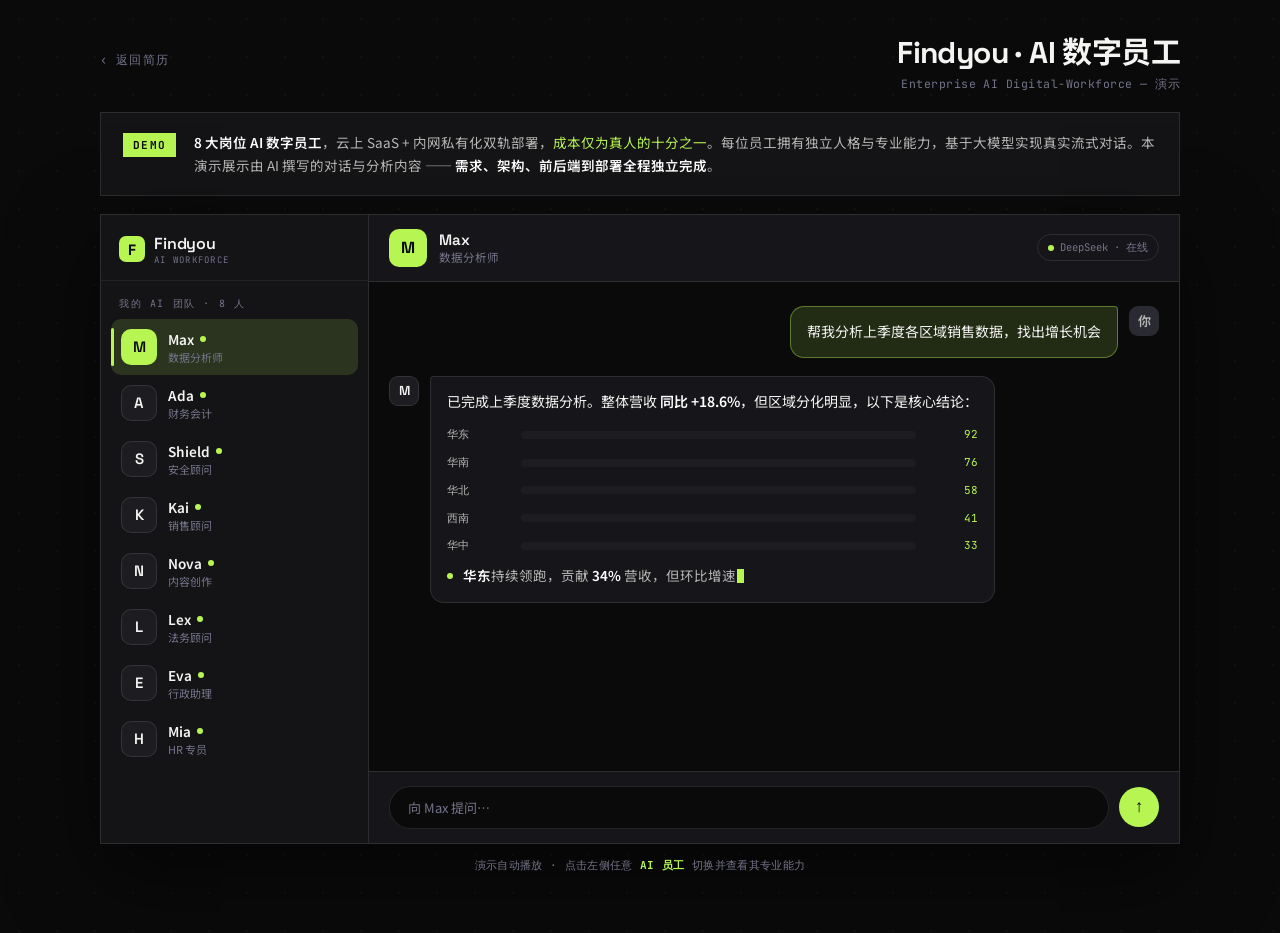
<file: templates/demos/findyou-demo.html>
<!DOCTYPE html>
<html lang="zh-CN">
<head>
<meta charset="UTF-8">
<meta name="viewport" content="width=device-width, initial-scale=1.0">
<title>Findyou · AI 数字员工 — 演示</title>
<link rel="preconnect" href="https://fonts.googleapis.com">
<link rel="preconnect" href="https://fonts.gstatic.com" crossorigin>
<link href="https://fonts.googleapis.com/css2?family=Space+Grotesk:wght@400;500;600;700&family=JetBrains+Mono:wght@400;500;700&family=Noto+Sans+SC:wght@400;500;700;900&display=swap" rel="stylesheet">
<style>
:root{
  --bg:#0a0a0b; --chrome:#141416; --surface:#16161a; --surface-2:#1c1c21;
  --line:rgba(255,255,255,.10); --line-2:rgba(255,255,255,.06);
  --text:#f4f4f3; --text-2:#b7b7b5; --text-3:#74748a;
  --accent:oklch(0.90 0.20 128); --accent-dim:oklch(0.90 0.20 128 / 0.14); --accent-line:oklch(0.90 0.20 128 / .4);
  --fd:'Space Grotesk','Noto Sans SC',sans-serif;
  --fs:'Noto Sans SC',sans-serif;
  --fm:'JetBrains Mono',ui-monospace,monospace;
}
*{box-sizing:border-box;margin:0;padding:0;}
body{background:var(--bg);color:var(--text);font-family:var(--fs);min-height:100vh;
  display:flex;flex-direction:column;align-items:center;padding:28px 18px 60px;
  background-image:radial-gradient(rgba(255,255,255,.03) 1px,transparent 1px);background-size:38px 38px;}
::selection{background:var(--accent);color:#0a0a0b;}
a{color:inherit;text-decoration:none;}

.top{width:100%;max-width:1080px;display:flex;justify-content:space-between;align-items:center;margin-bottom:20px;gap:16px;flex-wrap:wrap;}
.back{font-family:var(--fm);font-size:12px;letter-spacing:.1em;color:var(--text-3);display:inline-flex;align-items:center;gap:8px;transition:color .2s;}
.back:hover{color:var(--accent);}
.title-wrap{text-align:right;}
.title-wrap h1{font-family:var(--fd);font-weight:700;font-size:clamp(20px,3vw,30px);letter-spacing:-.02em;}
.title-wrap p{font-family:var(--fm);font-size:11.5px;color:var(--text-3);letter-spacing:.04em;margin-top:4px;}

.intro{width:100%;max-width:1080px;border:1px solid var(--line);background:var(--chrome);padding:18px 22px;margin-bottom:18px;display:flex;gap:18px;align-items:flex-start;}
.intro .badge{font-family:var(--fm);font-size:11px;font-weight:700;letter-spacing:.12em;color:#0a0a0b;background:var(--accent);padding:5px 10px;white-space:nowrap;margin-top:2px;}
.intro p{font-size:13.5px;line-height:1.7;color:var(--text-2);}
.intro p b{color:#fff;font-weight:600;} .intro p .lime{color:var(--accent);}

/* app shell */
.app{width:100%;max-width:1080px;height:min(70vh,640px);border:1px solid var(--line);background:var(--surface);
  display:grid;grid-template-columns:268px 1fr;overflow:hidden;box-shadow:0 30px 80px rgba(0,0,0,.55);}
@media(max-width:720px){.app{grid-template-columns:1fr;} .side{display:none;}}

/* sidebar */
.side{border-right:1px solid var(--line);display:flex;flex-direction:column;background:var(--chrome);min-height:0;}
.brand{display:flex;align-items:center;gap:9px;padding:18px 18px 14px;border-bottom:1px solid var(--line-2);}
.brand .logo{width:26px;height:26px;border-radius:7px;background:var(--accent);color:#0a0a0b;font-family:var(--fd);font-weight:700;display:flex;align-items:center;justify-content:center;font-size:15px;}
.brand .nm{font-family:var(--fd);font-weight:600;font-size:16px;letter-spacing:-.01em;}
.brand .nm small{display:block;font-family:var(--fm);font-size:9px;letter-spacing:.14em;color:var(--text-3);font-weight:400;text-transform:uppercase;}
.side .lbl{font-family:var(--fm);font-size:10px;letter-spacing:.16em;text-transform:uppercase;color:var(--text-3);padding:16px 18px 8px;}
.emp-list{flex:1;overflow-y:auto;padding:0 10px 14px;min-height:0;}
.emp-list::-webkit-scrollbar{width:8px;} .emp-list::-webkit-scrollbar-thumb{background:#26262e;border-radius:8px;}
.emp{display:flex;align-items:center;gap:11px;padding:10px 10px;border-radius:10px;cursor:pointer;transition:background .18s;position:relative;}
.emp:hover{background:var(--surface-2);}
.emp.on{background:var(--accent-dim);}
.emp.on::before{content:"";position:absolute;left:0;top:9px;bottom:9px;width:3px;background:var(--accent);border-radius:2px;}
.emp .av{width:36px;height:36px;border-radius:10px;display:flex;align-items:center;justify-content:center;font-family:var(--fd);font-weight:600;font-size:15px;color:var(--text);background:var(--surface-2);flex-shrink:0;border:1px solid var(--line);}
.emp.on .av{background:var(--accent);color:#0a0a0b;border-color:transparent;}
.emp .meta{min-width:0;}
.emp .meta .n{font-size:13.5px;font-weight:600;display:flex;align-items:center;gap:6px;}
.emp .meta .n .dot{width:6px;height:6px;border-radius:50%;background:var(--accent);}
.emp .meta .r{font-size:11px;color:var(--text-3);white-space:nowrap;overflow:hidden;text-overflow:ellipsis;}

/* chat */
.chat{display:flex;flex-direction:column;min-height:0;background:var(--bg);}
.chat-head{display:flex;align-items:center;gap:12px;padding:14px 20px;border-bottom:1px solid var(--line);background:var(--surface);}
.chat-head .av{width:38px;height:38px;border-radius:10px;background:var(--accent);color:#0a0a0b;display:flex;align-items:center;justify-content:center;font-family:var(--fd);font-weight:700;font-size:16px;}
.chat-head .who .n{font-family:var(--fd);font-weight:600;font-size:15px;}
.chat-head .who .r{font-size:11.5px;color:var(--text-3);}
.chat-head .model{margin-left:auto;font-family:var(--fm);font-size:10.5px;color:var(--text-3);border:1px solid var(--line);padding:5px 10px;border-radius:100px;display:flex;align-items:center;gap:6px;}
.chat-head .model .d{width:6px;height:6px;border-radius:50%;background:var(--accent);}

.msgs{flex:1;overflow-y:auto;padding:24px 20px;display:flex;flex-direction:column;gap:18px;min-height:0;scroll-behavior:smooth;}
.msgs::-webkit-scrollbar{width:9px;} .msgs::-webkit-scrollbar-thumb{background:#26262e;border-radius:8px;}
.row{display:flex;gap:11px;max-width:84%;}
.row.user{align-self:flex-end;flex-direction:row-reverse;}
.row .av{width:30px;height:30px;border-radius:9px;flex-shrink:0;display:flex;align-items:center;justify-content:center;font-family:var(--fd);font-weight:600;font-size:13px;}
.row.ai .av{background:var(--surface-2);border:1px solid var(--line);color:var(--text);}
.row.user .av{background:#2a2a32;color:var(--text-2);}
.bubble{background:var(--surface);border:1px solid var(--line);border-radius:14px;padding:13px 16px;font-size:14px;line-height:1.7;color:var(--text);}
.row.ai .bubble{border-top-left-radius:4px;}
.row.user .bubble{background:var(--accent-dim);border-color:var(--accent-line);border-top-right-radius:4px;}
.bubble p+p{margin-top:9px;}
.bubble b{font-weight:600;color:#fff;}
.bubble .lime{color:var(--accent);font-weight:600;}
.bubble ul{list-style:none;display:grid;gap:7px;margin:9px 0 2px;}
.bubble li{padding-left:16px;position:relative;color:var(--text-2);font-size:13.5px;}
.bubble li::before{content:"";position:absolute;left:0;top:9px;width:6px;height:6px;background:var(--accent);border-radius:50%;}
.bubble li b{color:#fff;}
.bubble .chart{margin:12px 0 4px;display:grid;gap:9px;}
.bubble .cbar{display:grid;grid-template-columns:64px 1fr 52px;align-items:center;gap:10px;font-size:12px;}
.bubble .cbar .cl{color:var(--text-2);font-family:var(--fm);font-size:11px;}
.bubble .cbar .tk{height:8px;background:var(--surface-2);border-radius:6px;overflow:hidden;}
.bubble .cbar .fl{height:100%;width:0;background:var(--accent);border-radius:6px;transition:width 1s cubic-bezier(.2,.7,.2,1);}
.bubble .cbar .cv{font-family:var(--fm);font-size:11px;color:var(--accent);text-align:right;}
.bubble .note{margin-top:11px;font-size:12.5px;color:var(--text-3);border-left:2px solid var(--accent-line);padding-left:11px;}
.cursor{display:inline-block;width:7px;height:14px;background:var(--accent);vertical-align:-2px;margin-left:1px;animation:bl 1s steps(1) infinite;}
@keyframes bl{50%{opacity:0;}}
.typing{display:inline-flex;gap:4px;padding:4px 2px;}
.typing i{width:7px;height:7px;border-radius:50%;background:var(--text-3);animation:tp 1.2s infinite;}
.typing i:nth-child(2){animation-delay:.2s;} .typing i:nth-child(3){animation-delay:.4s;}
@keyframes tp{0%,60%,100%{opacity:.3;transform:translateY(0);}30%{opacity:1;transform:translateY(-4px);}}

.compose{padding:14px 20px;border-top:1px solid var(--line);background:var(--surface);display:flex;gap:10px;align-items:center;}
.compose .box{flex:1;background:var(--bg);border:1px solid var(--line);border-radius:100px;padding:11px 18px;color:var(--text-3);font-size:13px;}
.compose .send{width:40px;height:40px;border-radius:50%;background:var(--accent);color:#0a0a0b;border:none;display:flex;align-items:center;justify-content:center;font-size:17px;cursor:default;}
.hint{width:100%;max-width:1080px;font-family:var(--fm);font-size:11px;color:var(--text-3);margin-top:14px;text-align:center;letter-spacing:.03em;}
.hint b{color:var(--accent);}
</style>
</head>
<body>

<div class="top">
  <a class="back" href="../index.html">‹ <span>返回简历</span></a>
  <div class="title-wrap">
    <h1>Findyou · AI 数字员工</h1>
    <p>Enterprise AI Digital-Workforce — 演示</p>
  </div>
</div>

<div class="intro">
  <span class="badge">DEMO</span>
  <p><b>8 大岗位 AI 数字员工</b>，云上 SaaS + 内网私有化双轨部署，<span class="lime">成本仅为真人的十分之一</span>。每位员工拥有独立人格与专业能力，基于大模型实现真实流式对话。本演示展示由 AI 撰写的对话与分析内容 —— <b>需求、架构、前后端到部署全程独立完成</b>。</p>
</div>

<div class="app">
  <aside class="side">
    <div class="brand">
      <div class="logo">F</div>
      <div class="nm">Findyou<small>AI Workforce</small></div>
    </div>
    <div class="lbl">我的 AI 团队 · 8 人</div>
    <div class="emp-list" id="empList"></div>
  </aside>

  <section class="chat">
    <div class="chat-head" id="chatHead"></div>
    <div class="msgs" id="msgs"></div>
    <div class="compose">
      <div class="box" id="placeholder">向你的 AI 员工提问…</div>
      <button class="send">↑</button>
    </div>
  </section>
</div>

<div class="hint">演示自动播放 · 点击左侧任意 <b>AI 员工</b> 切换并查看其专业能力</div>

<script>
(function(){
  var EMP=[
    {id:'max',av:'M',n:'Max',r:'数据分析师',q:'帮我分析上季度各区域销售数据，找出增长机会',
     a:[{p:'已完成上季度数据分析。整体营收 <b>同比 +18.6%</b>，但区域分化明显，以下是核心结论：'},
        {chart:[['华东',92],['华南',76],['华北',58],['西南',41],['华中',33]]},
        {bullets:['<b>华东</b>持续领跑，贡献 <b>34%</b> 营收，但环比增速放缓至 6%，已近饱和','<b>西南</b>环比 <span class="lime">+47%</span>，为增速最快区域，渠道下沉红利显著','<b>华中</b>转化率仅 1.8%，低于均值 3.1%，存在明显优化空间']},
        {note:'建议：将 Q3 增量预算向西南/华中倾斜，并对华中落地页与跟进话术做 A/B 测试。'}]},
    {id:'ada',av:'A',n:'Ada',r:'财务会计',q:'这个月的费用结构有什么异常吗？',
     a:[{p:'本月费用结构已核对，<b>总支出环比 +9.2%</b>，主要异常如下：'},
        {bullets:['市场费用超预算 <b>14%</b>，集中在两次线下活动，建议复核 ROI','差旅报销中有 3 笔缺少合规凭证，已标记待补','云服务支出连续 3 个月递增，建议评估资源闲置率']},
        {note:'整体现金流健康，建议下月对市场费用设置分级审批阈值。'}]},
    {id:'shield',av:'S',n:'Shield',r:'安全顾问',q:'帮我做一次基础安全风险自查',
     a:[{p:'已完成基础安全自查，发现 <b>2 项中风险</b>、3 项低风险：'},
        {bullets:['<b>中风险</b>：管理后台未启用双因素认证（2FA）','<b>中风险</b>：3 个对外端口未设访问白名单','低风险：依赖库存在 5 个可升级的安全补丁']},
        {note:'优先级建议：本周内开启 2FA + 收敛公网端口，可消除 80% 的暴露面。'}]},
    {id:'kai',av:'K',n:'Kai',r:'销售顾问',q:'帮我梳理这条高意向商机的跟进策略',
     a:[{p:'已分析该商机画像，<b>成单概率约 65%</b>，建议跟进路径：'},
        {bullets:['决策链已识别：技术负责人（推动者）+ CFO（审批人）','核心顾虑为<b>实施周期</b>，建议提供同行业 2 周上线案例','给出阶梯报价，锁定季度末签约可享 9 折']},
        {note:'下一步：48 小时内安排一次面向 CFO 的 ROI 测算演示。'}]},
    {id:'nova',av:'N',n:'Nova',r:'内容创作',q:'给新品写 3 条小红书种草标题',
     a:[{p:'已围绕「省心 + 高效」卖点产出 3 条标题，附风格说明：'},
        {bullets:['「打工人续命神器，我提前下班全靠它 ☕」<span class="lime">— 情绪共鸣型</span>','「测评 10 款后，这款是唯一回购的 ✅」<span class="lime">— 信任背书型</span>','「月薪 5k 也能拥有的高级感好物 ✨」<span class="lime">— 价格锚点型</span>']},
        {note:'建议首发情绪共鸣型，配 9 宫格使用场景图，转化通常更高。'}]},
    {id:'lex',av:'L',n:'Lex',r:'法务顾问',q:'帮我审一下这份采购合同的风险点',
     a:[{p:'已完成合同初审，识别出 <b>3 处需重点关注条款</b>：'},
        {bullets:['付款条款为「先款后货」，建议改为分期并绑定验收节点','违约责任仅约束乙方，缺少甲方迟延付款的对等条款','知识产权归属表述模糊，建议明确成果权属与使用范围']},
        {note:'风险等级：中。建议修订上述 3 条后再签署，可显著降低履约纠纷概率。'}]},
    {id:'eva',av:'E',n:'Eva',r:'行政助理',q:'帮我把今天的会议安排和待办理一下',
     a:[{p:'已为你整理今日日程，共 <b>3 个会议、5 项待办</b>：'},
        {bullets:['10:00 产品周会（需准备上周数据，已提醒 Max）','14:30 客户对接（会议室 B 已预订）','优先待办：回复供应商报价、提交月度行政预算']},
        {note:'已为每个会议预留 15 分钟缓冲，避免连续会议疲劳。'}]},
    {id:'mia',av:'H',n:'Mia',r:'HR 专员',q:'帮我筛选这批后端工程师简历',
     a:[{p:'已筛选 <b>28 份简历</b>，按岗位匹配度排序，推荐进入面试 6 人：'},
        {bullets:['Top 匹配：3 人具备高并发 + 微服务实战，强烈推荐','潜力候选：2 人经验略浅但成长曲线陡，建议技术初面','已自动过滤明显不符项（学历/年限/技术栈）共 14 份']},
        {note:'建议本周安排技术初面，我可同步生成结构化面试评分表。'}]}
  ];

  var empList=document.getElementById('empList');
  var msgs=document.getElementById('msgs');
  var head=document.getElementById('chatHead');
  var runId=0;

  EMP.forEach(function(e,i){
    var d=document.createElement('div');
    d.className='emp'+(i===0?' on':''); d.dataset.id=e.id;
    d.innerHTML='<div class="av">'+e.av+'</div><div class="meta"><div class="n">'+e.n+
      ' <span class="dot"></span></div><div class="r">'+e.r+'</div></div>';
    d.onclick=function(){select(e.id);};
    empList.appendChild(d);
  });

  function sleep(ms){return new Promise(function(res){
    var left=ms,my=runId,id=setInterval(function(){
      if(my!==runId){clearInterval(id);return res();}
      left-=40; if(left<=0){clearInterval(id);return res();}
    },40);});}
  function bottom(){msgs.scrollTop=msgs.scrollHeight;}

  function blockHTML(b){
    if(b.p) return '<p>'+b.p+'</p>';
    if(b.bullets) return '<ul>'+b.bullets.map(function(x){return '<li>'+x+'</li>';}).join('')+'</ul>';
    if(b.note) return '<div class="note">'+b.note+'</div>';
    if(b.chart) return '<div class="chart">'+b.chart.map(function(c){
      return '<div class="cbar"><span class="cl">'+c[0]+'</span><span class="tk"><span class="fl" data-w="'+c[1]+'"></span></span><span class="cv">'+c[1]+'</span></div>';
    }).join('')+'</div>';
    return '';
  }
  function fullBubble(e){
    return '<div class="row ai"><div class="av">'+e.av+'</div><div class="bubble">'+
      e.a.map(blockHTML).join('')+'</div></div>';
  }
  function addUser(text){
    var r=document.createElement('div'); r.className='row user';
    r.innerHTML='<div class="av">你</div><div class="bubble"><p>'+text+'</p></div>';
    msgs.appendChild(r); bottom();
  }

  async function select(id, instant){
    var e=EMP.filter(function(x){return x.id===id;})[0];
    var my=++runId;
    document.querySelectorAll('.emp').forEach(function(x){x.classList.toggle('on',x.dataset.id===id);});
    head.innerHTML='<div class="av">'+e.av+'</div><div class="who"><div class="n">'+e.n+
      '</div><div class="r">'+e.r+'</div></div><div class="model"><span class="d"></span>DeepSeek · 在线</div>';
    msgs.innerHTML='';
    document.getElementById('placeholder').textContent='向 '+e.n+' 提问…';

    if(instant){ addUser(e.q); msgs.insertAdjacentHTML('beforeend', fullBubble(e));
      msgs.querySelectorAll('.fl').forEach(function(f){f.style.width=f.dataset.w+'%';}); bottom(); return; }

    await sleep(300); if(my!==runId)return;
    addUser(e.q); await sleep(550); if(my!==runId)return;

    // typing indicator
    var ti=document.createElement('div'); ti.className='row ai';
    ti.innerHTML='<div class="av">'+e.av+'</div><div class="bubble"><span class="typing"><i></i><i></i><i></i></span></div>';
    msgs.appendChild(ti); bottom(); await sleep(900); if(my!==runId){return;} ti.remove();

    // assistant bubble, stream blocks
    var row=document.createElement('div'); row.className='row ai';
    row.innerHTML='<div class="av">'+e.av+'</div><div class="bubble"></div>';
    msgs.appendChild(row); var bub=row.querySelector('.bubble'); bottom();

    for(var bi=0;bi<e.a.length;bi++){
      if(my!==runId)return;
      var b=e.a[bi];
      if(b.chart){
        bub.insertAdjacentHTML('beforeend', blockHTML(b)); bottom();
        await sleep(120);
        var fls=bub.querySelectorAll('.fl'); 
        for(var k=0;k<fls.length;k++){ if(my!==runId)return; fls[k].style.width=fls[k].dataset.w+'%'; await sleep(160);}
        await sleep(300); continue;
      }
      // type text/bullets/note progressively by revealing characters
      var holder=document.createElement('div'); bub.appendChild(holder);
      var html=blockHTML(b);
      await typeHTML(holder, html, my); if(my!==runId)return;
      await sleep(260);
    }
  }

  // reveal an HTML string char-by-char (tags inserted whole)
  async function typeHTML(el, html, my){
    var i=0, out='';
    var cur='<span class="cursor"></span>';
    while(i<html.length){
      if(my!==runId)return;
      if(html[i]==='<'){ var j=html.indexOf('>',i); out+=html.slice(i,j+1); i=j+1; }
      else { out+=html[i]; i++; if(i%2===0){ el.innerHTML=out+cur; bottom(); await sleep(16);} }
    }
    el.innerHTML=out;
  }

  select('max');
})();
</script>
</body>
</html>
</file>
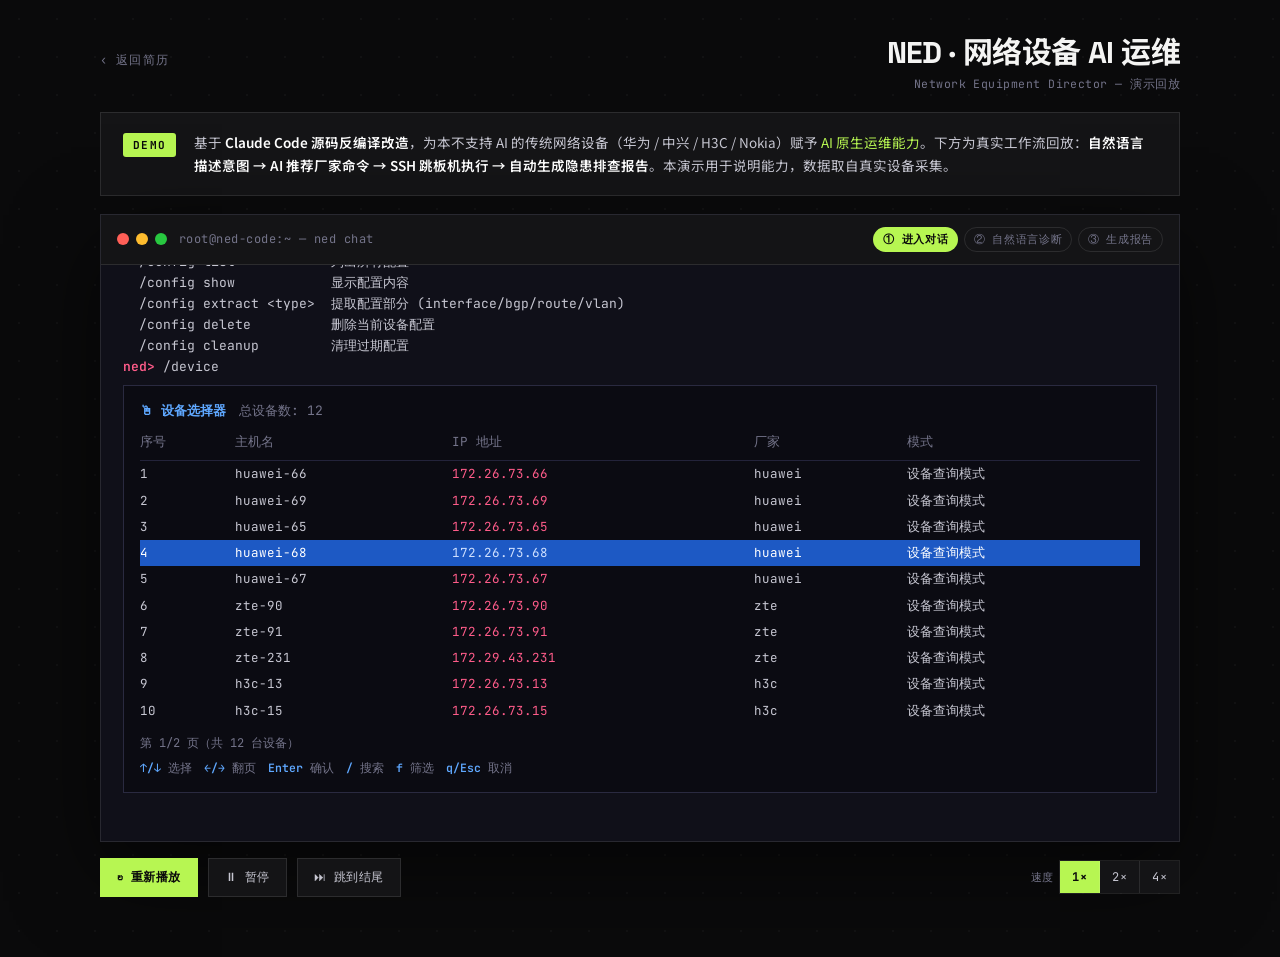
<file: templates/demos/ned-demo.html>
<!DOCTYPE html>
<html lang="zh-CN">
<head>
<meta charset="UTF-8">
<meta name="viewport" content="width=device-width, initial-scale=1.0">
<title>NED · AI 网络设备运维 — 演示</title>
<link rel="preconnect" href="https://fonts.googleapis.com">
<link rel="preconnect" href="https://fonts.gstatic.com" crossorigin>
<link href="https://fonts.googleapis.com/css2?family=Space+Grotesk:wght@400;500;600;700&family=JetBrains+Mono:wght@400;500;700&family=Noto+Sans+SC:wght@400;500;700;900&display=swap" rel="stylesheet">
<style>
:root{
  --bg:#0a0a0b; --chrome:#141416; --line:rgba(255,255,255,.10);
  --term-bg:#101019; --term-bg2:#0b0b12;
  --magenta:#ff5c8a; --green:#5ad67d; --cyan:#5fa8ff; --blue:#6cb6ff;
  --gray:#c7c7d2; --dim:#74748a; --yellow:#ffc24d; --red:#ff5b6e;
  --accent:oklch(0.90 0.20 128); --accent-dim:oklch(0.90 0.20 128 / 0.14);
  --fd:'Space Grotesk','Noto Sans SC',sans-serif;
  --fs:'Noto Sans SC',sans-serif;
  --fm:'JetBrains Mono',ui-monospace,monospace;
}
*{box-sizing:border-box;margin:0;padding:0;}
body{background:var(--bg);color:#f4f4f3;font-family:var(--fs);min-height:100vh;
  display:flex;flex-direction:column;align-items:center;padding:28px 18px 60px;
  background-image:radial-gradient(rgba(255,255,255,.03) 1px,transparent 1px);background-size:38px 38px;}
::selection{background:var(--accent);color:#0a0a0b;}
a{color:inherit;text-decoration:none;}

.top{width:100%;max-width:1080px;display:flex;justify-content:space-between;align-items:center;margin-bottom:20px;gap:16px;flex-wrap:wrap;}
.back{font-family:var(--fm);font-size:12px;letter-spacing:.1em;color:var(--dim);display:inline-flex;align-items:center;gap:8px;transition:color .2s;}
.back:hover{color:var(--accent);}
.title-wrap{text-align:right;}
.title-wrap h1{font-family:var(--fd);font-weight:700;font-size:clamp(20px,3vw,30px);letter-spacing:-.02em;}
.title-wrap p{font-family:var(--fm);font-size:11.5px;color:var(--dim);letter-spacing:.04em;margin-top:4px;}

/* intro strip */
.intro{width:100%;max-width:1080px;border:1px solid var(--line);background:var(--chrome);padding:18px 22px;margin-bottom:18px;display:flex;gap:18px;align-items:flex-start;}
.intro .badge{font-family:var(--fm);font-size:11px;font-weight:700;letter-spacing:.12em;color:#0a0a0b;background:var(--accent);padding:5px 10px;white-space:nowrap;margin-top:2px;}
.intro p{font-size:13.5px;line-height:1.7;color:var(--gray);}
.intro p b{color:#fff;font-weight:600;}
.intro p .lime{color:var(--accent);}

/* terminal window */
.win{width:100%;max-width:1080px;border:1px solid var(--line);background:var(--term-bg);box-shadow:0 30px 80px rgba(0,0,0,.55);overflow:hidden;}
.bar{display:flex;align-items:center;gap:12px;padding:12px 16px;background:var(--chrome);border-bottom:1px solid var(--line);}
.lights{display:flex;gap:7px;}
.lights i{width:12px;height:12px;border-radius:50%;display:inline-block;}
.lights i:nth-child(1){background:#ff5f57;} .lights i:nth-child(2){background:#febc2e;} .lights i:nth-child(3){background:#28c840;}
.bar .name{font-family:var(--fm);font-size:12px;color:var(--dim);letter-spacing:.04em;}
.bar .chap{margin-left:auto;display:flex;gap:6px;}
.bar .chap span{font-family:var(--fm);font-size:10.5px;letter-spacing:.06em;color:var(--dim);border:1px solid var(--line);padding:4px 9px;border-radius:100px;transition:all .3s;}
.bar .chap span.on{color:#0a0a0b;background:var(--accent);border-color:transparent;font-weight:700;}

#screen{height:min(64vh,620px);overflow-y:auto;padding:20px 22px 40px;font-family:var(--fm);font-size:13px;line-height:1.62;color:var(--gray);scroll-behavior:smooth;}
#screen::-webkit-scrollbar{width:9px;} #screen::-webkit-scrollbar-thumb{background:#26263a;border-radius:8px;}
#screen .ln{white-space:pre-wrap;word-break:break-word;}
.cmd{color:var(--magenta);} .ok{color:var(--green);} .cy{color:var(--cyan);font-weight:600;}
.bl{color:var(--blue);} .ip{color:var(--magenta);} .dim{color:var(--dim);} .warn{color:var(--yellow);}
.red{color:var(--red);} .wt{color:#eef;} .gn{color:var(--green);}
.prompt{color:var(--magenta);font-weight:600;}
.cursor{display:inline-block;width:8px;height:15px;background:var(--accent);vertical-align:-2px;animation:bl 1s steps(1) infinite;margin-left:1px;}
@keyframes bl{50%{opacity:0;}}

/* device selector panel */
.panel{border:1px solid #2a2a40;background:var(--term-bg2);margin:8px 0;padding:14px 16px;}
.panel .ph{color:var(--cyan);font-weight:600;margin-bottom:8px;}
.panel table{width:100%;border-collapse:collapse;font-size:12.5px;}
.panel th{text-align:left;color:var(--dim);font-weight:400;padding:3px 10px 8px 0;border-bottom:1px solid #23233a;}
.panel td{padding:3px 10px 3px 0;color:var(--gray);}
.panel tr.sel td{background:#1d59c4;color:#fff;}
.panel tr.sel td .ipv{color:#cfe0ff;}
.panel td .ipv{color:var(--magenta);}
.panel .pfoot{color:var(--dim);margin-top:10px;font-size:12px;}
.panel .keys{color:var(--dim);margin-top:6px;font-size:11.5px;}
.panel .keys b{color:var(--cyan);font-weight:600;}

/* report card */
.report{border:1px solid #2a2a40;background:var(--term-bg2);margin:10px 0;padding:22px 24px;font-family:var(--fs);}
.report h2{font-family:var(--fd);font-weight:700;font-size:19px;color:#fff;display:flex;align-items:center;gap:10px;margin-bottom:4px;}
.report h2 .tag{font-family:var(--fm);font-size:10px;font-weight:700;letter-spacing:.1em;color:#0a0a0b;background:var(--accent);padding:3px 8px;}
.report .meta{font-family:var(--fm);font-size:11px;color:var(--dim);margin-bottom:18px;}
.report h3{font-family:var(--fm);font-size:11px;letter-spacing:.14em;text-transform:uppercase;color:var(--accent);margin:22px 0 12px;display:flex;align-items:center;gap:9px;}
.report h3::before{content:"";width:16px;height:2px;background:var(--accent);}
.report table{width:100%;border-collapse:collapse;font-size:12.5px;margin-bottom:6px;}
.report th{text-align:left;font-family:var(--fm);font-size:10.5px;letter-spacing:.06em;text-transform:uppercase;color:var(--dim);font-weight:400;padding:8px 12px;border-bottom:1px solid #26263c;}
.report td{padding:8px 12px;border-bottom:1px solid #1a1a2a;color:var(--gray);}
.report td b{color:#fff;font-weight:600;}
.report .kv td:first-child{color:var(--dim);width:42%;}
.report .assess{font-size:13px;line-height:1.75;color:var(--gray);background:var(--accent-dim);border-left:2px solid var(--accent);padding:14px 16px;margin-top:8px;}
.report .assess b{color:#fff;}
.badge{font-family:var(--fm);font-size:11px;padding:2px 7px;border-radius:3px;white-space:nowrap;}
.b-ok{color:var(--green);} .b-warn{color:var(--yellow);} .b-red{color:var(--red);font-weight:600;} .b-dim{color:var(--dim);}
.ipmono{font-family:var(--fm);color:var(--magenta);font-size:12px;}

/* controls */
.ctl{width:100%;max-width:1080px;display:flex;gap:10px;align-items:center;margin-top:16px;flex-wrap:wrap;}
.ctl button{font-family:var(--fm);font-size:12px;letter-spacing:.04em;color:var(--gray);background:var(--chrome);border:1px solid var(--line);padding:10px 16px;cursor:pointer;transition:all .2s;display:inline-flex;align-items:center;gap:7px;}
.ctl button:hover{border-color:var(--accent);color:var(--accent);}
.ctl button.primary{background:var(--accent);color:#0a0a0b;border-color:transparent;font-weight:700;}
.ctl .sp{margin-left:auto;display:flex;gap:6px;align-items:center;}
.ctl .sp span{font-family:var(--fm);font-size:11px;color:var(--dim);}
.ctl .speed{display:inline-flex;border:1px solid var(--line);}
.ctl .speed button{border:none;border-right:1px solid var(--line);padding:8px 12px;}
.ctl .speed button:last-child{border-right:none;}
.ctl .speed button.on{background:var(--accent);color:#0a0a0b;font-weight:700;}
</style>
</head>
<body>

<div class="top">
  <a class="back" href="../index.html">‹ <span>返回简历</span></a>
  <div class="title-wrap">
    <h1>NED · 网络设备 AI 运维</h1>
    <p>Network Equipment Director — 演示回放</p>
  </div>
</div>

<div class="intro">
  <span class="badge">DEMO</span>
  <p>基于 <b>Claude Code 源码反编译改造</b>，为本不支持 AI 的传统网络设备（华为 / 中兴 / H3C / Nokia）赋予 <span class="lime">AI 原生运维能力</span>。下方为真实工作流回放：<b>自然语言描述意图 → AI 推荐厂家命令 → SSH 跳板机执行 → 自动生成隐患排查报告</b>。本演示用于说明能力，数据取自真实设备采集。</p>
</div>

<div class="win">
  <div class="bar">
    <span class="lights"><i></i><i></i><i></i></span>
    <span class="name">root@ned-code:~ — ned chat</span>
    <span class="chap">
      <span data-c="1" class="on">① 进入对话</span>
      <span data-c="2">② 自然语言诊断</span>
      <span data-c="3">③ 生成报告</span>
    </span>
  </div>
  <div id="screen"></div>
</div>

<div class="ctl">
  <button class="primary" id="replay">↻ 重新播放</button>
  <button id="pause">⏸ 暂停</button>
  <button id="skip">⏭ 跳到结尾</button>
  <div class="sp">
    <span>速度</span>
    <span class="speed" id="speed">
      <button data-s="1" class="on">1×</button>
      <button data-s="2">2×</button>
      <button data-s="4">4×</button>
    </span>
  </div>
</div>

<script>
(function(){
  var screen=document.getElementById('screen');
  var speed=1, paused=false, runId=0, skip=false;

  function setChap(n){document.querySelectorAll('.chap span').forEach(function(s){s.classList.toggle('on',+s.dataset.c===n);});}
  function bottom(){screen.scrollTop=screen.scrollHeight;}
  function sleep(ms){
    return new Promise(function(res){
      var left=ms/speed, my=runId;
      (function tick(){
        if(my!==runId) return res();        // aborted
        if(skip) return res();
        if(!paused) left-=16;
        if(left<=0) return res();
        requestAnimationFrame(tick);
      })();
    });
  }
  function addLine(html,cls){
    var d=document.createElement('div');
    d.className='ln'+(cls?' '+cls:''); d.innerHTML=html||'';
    screen.appendChild(d); bottom(); return d;
  }
  // typewriter into a line; prefix = static html prompt
  async function typeLine(prefix, text, cls, per){
    var d=addLine(prefix||'', cls);
    var span=document.createElement('span'); d.appendChild(span);
    var cur=document.createElement('span'); cur.className='cursor'; d.appendChild(cur);
    for(var i=0;i<text.length;i++){
      if(skip){span.textContent=text;break;}
      span.textContent+=text[i]; bottom();
      await sleep(per||38);
      if(runId!==thisRun) return;
    }
    cur.remove();
    return d;
  }
  var thisRun=0;

  function clear(){screen.innerHTML='';}

  // ---- content blocks ----
  var HELP =
'<span class="cy">可用命令:</span>\n'+
'  /help          显示帮助\n'+
'  /exit          退出\n'+
'  /models        切换模型\n'+
'  /device        选择设备（交互式列表）\n'+
'  /device &lt;ip&gt;   直接设置当前设备\n'+
'  /bgp           分析当前设备的 BGP 状态\n'+
'  /clear         清空对话历史\n\n'+
'<span class="cy">配置管理:</span>\n'+
'  /config pull            拉取当前设备配置\n'+
'  /config status          查看配置状态\n'+
'  /config list            列出所有配置\n'+
'  /config show            显示配置内容\n'+
'  /config extract &lt;type&gt;  提取配置部分 (interface/bgp/route/vlan)\n'+
'  /config delete          删除当前设备配置\n'+
'  /config cleanup         清理过期配置';

  var DEVICES=[
    ['1','huawei-66','172.26.73.66','huawei'],
    ['2','huawei-69','172.26.73.69','huawei'],
    ['3','huawei-65','172.26.73.65','huawei'],
    ['4','huawei-68','172.26.73.68','huawei'],
    ['5','huawei-67','172.26.73.67','huawei'],
    ['6','zte-90','172.26.73.90','zte'],
    ['7','zte-91','172.26.73.91','zte'],
    ['8','zte-231','172.29.43.231','zte'],
    ['9','h3c-13','172.26.73.13','h3c'],
    ['10','h3c-15','172.26.73.15','h3c']
  ];
  function devicePanel(){
    var rows=DEVICES.map(function(r){
      var sel=r[0]==='4'?' class="sel"':'';
      return '<tr'+sel+'><td>'+r[0]+'</td><td>'+r[1]+'</td><td><span class="ipv">'+r[2]+'</span></td><td>'+r[3]+'</td><td>设备查询模式</td></tr>';
    }).join('');
    return '<div class="panel">'+
      '<div class="ph">🖱 设备选择器　<span style="color:var(--dim);font-weight:400">总设备数: 12</span></div>'+
      '<table><thead><tr><th>序号</th><th>主机名</th><th>IP 地址</th><th>厂家</th><th>模式</th></tr></thead>'+
      '<tbody>'+rows+'</tbody></table>'+
      '<div class="pfoot">第 1/2 页（共 12 台设备）</div>'+
      '<div class="keys"><b>↑/↓</b> 选择　<b>←/→</b> 翻页　<b>Enter</b> 确认　<b>/</b> 搜索　<b>f</b> 筛选　<b>q/Esc</b> 取消</div>'+
      '</div>';
  }

  var PEER_TABLE =
'<span class="dim">— display bgp peer —</span>\n'+
'BGP local router ID : <span class="ip">221.179.170.16</span>\n'+
'Local AS number : 100\n'+
'Total number of peers : 9        Peers in established state : 9\n\n'+
'<span class="dim">Peer            V    AS  MsgRcvd  MsgSent OutQ Up/Down   State       PrefRcv</span>\n'+
'<span class="ip">10.204.1.1</span>      4   100   17399    19522    0 0281h13m  <span class="gn">Established</span>       1\n'+
'<span class="ip">105.15.17.2</span>     4   200    5018     5920    0 0041h46m  <span class="gn">Established</span>     100\n'+
'<span class="ip">192.168.201.5</span>   4   100   26927    31112    0 0448h44m  <span class="gn">Established</span>       0\n'+
'<span class="ip">221.179.170.3</span>   4   100   31567    31146    0 0448h44m  <span class="gn">Established</span>     235\n'+
'<span class="ip">221.179.170.4</span>   4   100   20178    19524    0 0281h13m  <span class="gn">Established</span>      23\n'+
'<span class="ip">221.179.170.13</span>  4   100   42337    42185    0 0608h16m  <span class="gn">Established</span>     102\n'+
'<span class="ip">221.179.170.14</span>  4   100   38016    42215    0 0608h12m  <span class="gn">Established</span>       0\n'+
'<span class="ip">221.179.170.15</span>  4   100   49354    42168    0 0608h09m  <span class="gn">Established</span>       2\n'+
'<span class="ip">221.179.170.19</span>  4   100   10127    11848    0 0084h06m  <span class="gn">Established</span>     232\n'+
'<span class="dim">&lt;AS1-P6-16-HW&gt;</span>';

  var PEERS=[
    ['10.204.1.1','IBGP','100','281h13m','1','<span class="badge b-warn">⚠ PrefRcv 极低</span>'],
    ['105.15.17.2','<b>EBGP</b>','<b>200</b>','41h46m','100','<span class="badge b-warn">⚠ 运行短 · UpCount=2</span>'],
    ['192.168.201.5','IBGP','100','448h44m','<b>0</b>','<span class="badge b-red">● 零路由接收</span>'],
    ['221.179.170.3','IBGP','100','448h44m','235','<span class="badge b-dim">—</span>'],
    ['221.179.170.4','IBGP','100','281h13m','23','<span class="badge b-dim">—</span>'],
    ['221.179.170.13','IBGP','100','608h16m','102','<span class="badge b-dim">—</span>'],
    ['221.179.170.14','IBGP','100','608h12m','<b>0</b>','<span class="badge b-red">● 零路由接收</span>'],
    ['221.179.170.15','IBGP','100','608h09m','2','<span class="badge b-warn">⚠ PrefRcv 极低</span>'],
    ['221.179.170.19','IBGP','100','84h06m','232','<span class="badge b-warn">⚠ 运行时间短</span>']
  ];
  function reportCard(){
    var peerRows=PEERS.map(function(p){
      return '<tr><td><span class="ipmono">'+p[0]+'</span></td><td>'+p[1]+'</td><td>'+p[2]+'</td><td><span class="b-ok">Established</span></td><td>'+p[3]+'</td><td>'+p[4]+'</td><td>'+p[5]+'</td></tr>';
    }).join('');
    return '<div class="report">'+
      '<h2><span class="tag">AI</span> BGP 运行状态隐患排查报告</h2>'+
      '<div class="meta">由 NED AI 引擎自动生成 · huawei-68 · 2026-04-19 05:50 (北京时间)</div>'+

      '<h3>设备基本信息</h3>'+
      '<table class="kv"><tbody>'+
      '<tr><td>主机名</td><td><b>huawei-68</b></td></tr>'+
      '<tr><td>管理 IP</td><td><span class="ipmono">172.26.73.68</span></td></tr>'+
      '<tr><td>设备厂商</td><td>Huawei</td></tr>'+
      '<tr><td>本地 AS 号</td><td>100</td></tr>'+
      '<tr><td>BGP Router ID</td><td><span class="ipmono">221.179.170.16</span></td></tr>'+
      '</tbody></table>'+

      '<h3>一、执行概要</h3>'+
      '<table><thead><tr><th>指标</th><th>数值</th><th>状态</th></tr></thead><tbody>'+
      '<tr><td>BGP 邻居总数</td><td><b>9</b></td><td><span class="b-dim">—</span></td></tr>'+
      '<tr><td>Established 状态邻居</td><td><b>9</b></td><td><span class="b-ok">✅ 全部正常</span></td></tr>'+
      '<tr><td>IBGP 邻居</td><td>8</td><td>含 1 个纯 IPv6 邻居</td></tr>'+
      '<tr><td>EBGP 邻居</td><td>1</td><td>AS 200</td></tr>'+
      '<tr><td>邻居整体可用率</td><td><b>100%</b></td><td><span class="b-ok">✅</span></td></tr>'+
      '</tbody></table>'+
      '<div class="assess"><b>总体评估：</b>BGP 控制平面运行基本稳定，但存在 <b>3 项中风险隐患</b> 和 <b>2 项低风险优化项</b>，需关注 EBGP 邻居稳定性、路由黑洞风险及安全加固。</div>'+

      '<h3>二、邻居状态概览</h3>'+
      '<table><thead><tr><th>邻居地址</th><th>类型</th><th>远端AS</th><th>状态</th><th>运行时长</th><th>接收前缀</th><th>异常标记</th></tr></thead><tbody>'+
      peerRows+
      '</tbody></table>'+

      '<h3>三、关键指标异常汇总</h3>'+
      '<table><thead><tr><th>检测项</th><th>发现</th><th>涉及邻居</th></tr></thead><tbody>'+
      '<tr><td>零路由接收邻居</td><td><span class="b-red">2 个</span></td><td><span class="ipmono">192.168.201.5 · 221.179.170.14</span></td></tr>'+
      '<tr><td>PrefRcv 极低邻居</td><td><span class="b-warn">2 个</span></td><td><span class="ipmono">10.204.1.1 · 221.179.170.15</span></td></tr>'+
      '<tr><td>运行时长偏短邻居</td><td><span class="b-warn">2 个</span></td><td><span class="ipmono">105.15.17.2 · 221.179.170.19</span></td></tr>'+
      '</tbody></table>'+
      '</div>';
  }

  // ---- the play sequence ----
  // ---- the play sequence (declarative step list) ----
  var P0='<span class="dim">root@iZ2ze337...:~/ned-code# </span>';
  var PR='<span class="prompt">ned&gt; </span>';
  var SEQ=[
    {chap:1},
    {type:'./ned chat', pre:P0, per:55},
    {line:'<span class="dim">正在启动 NED, 请稍候...</span>'}, {wait:500},
    {line:''}, {line:'<span class="cy">🌐 NED AI Chat 模式</span>'},
    {line:'<span class="dim">输入 /help 查看命令，/exit 退出</span>'}, {line:''},
    {line:'<span class="dim">正在初始化 AI 引擎和工具集...</span>'}, {wait:450},
    {line:'<span class="ok">✓ 初始化完成</span>'}, {wait:350},
    {type:'/help', pre:PR, per:60}, {wait:200}, {line:HELP}, {wait:700},
    {type:'/device', pre:PR, per:60}, {wait:250},
    {panel:1}, {wait:1300},
    {line:'<span class="dim">▸ Enter — 确认选择 huawei-68</span>'}, {wait:500},
    {line:'<span class="ok">✓ 已切换到设备: huawei-68 (<span class="ip">172.26.73.68</span>) [huawei]</span>'},
    {line:'<span class="warn">⚠ 未找到配置文件　</span><span class="dim">提示: /config pull 可拉取配置后离线分析</span>'}, {wait:900},

    {chap:2},
    {type:'查询 BGP 信息，然后出个隐患排查报告', pre:PR, cls:'cmd', per:46}, {wait:400},
    {line:'<span class="cy">🔍 设备诊断: huawei-68 (<span class="ip">172.26.73.68</span>)</span>'}, {wait:400},
    {line:'<span class="ok">✓ 推荐 3 条命令 ..</span>'}, {wait:250},
    {line:'  <span class="bl">display bgp peer</span> <span class="dim">— 查看邻居状态概览，排查邻居无法建立或频繁抖动</span>'}, {wait:260},
    {line:'  <span class="bl">display bgp peer verbose</span> <span class="dim">— 查看协商/定时器/策略，排查协商失败等隐患</span>'}, {wait:260},
    {line:'  <span class="bl">display bgp routing-table statistics</span> <span class="dim">— 路由统计，排查路由表溢出或不稳定</span>'}, {wait:500},
    {line:'<span class="ok">✓ 命令执行完成 @172.26.73.68 ...</span>'}, {wait:250},
    {line:'  <span class="ok">✓</span> display bgp peer <span class="dim">(15 行)</span>'}, {wait:220},
    {line:'  <span class="ok">✓</span> display bgp peer verbose <span class="dim">(501 行)</span>'}, {wait:220},
    {line:'  <span class="ok">✓</span> display bgp routing-table statistics <span class="dim">(3 行)</span>'}, {wait:500},
    {line:''}, {line:PEER_TABLE}, {wait:700}, {line:''},
    {line:'<span class="dim">— display bgp routing-table statistics —</span>\nTotal Number of Routes: 697\n<span class="dim">&lt;AS1-P6-16-HW&gt;quit</span>'}, {wait:700},

    {chap:3},
    {line:''}, {line:'<span class="ok">✓ 报告生成完成 ...</span>'}, {wait:400},
    {report:1}, {wait:300},
    {line:''}, {type:'', pre:PR, per:60}
  ];

  function renderStepInstant(s){
    if('chap' in s){ setChap(s.chap); return; }
    if('wait' in s) return;
    if('type' in s){ addLine((s.pre||'')+'<span'+(s.cls?' class="'+s.cls+'"':'')+'>'+s.type+'</span>', ''); return; }
    if('panel' in s){ addLine(devicePanel()); return; }
    if('report' in s){ addLine(reportCard()); return; }
    if('line' in s){ addLine(s.line); return; }
  }

  async function play(){
    var my=++runId; thisRun=my; skip=false; paused=false;
    document.getElementById('pause').textContent='⏸ 暂停';
    clear();
    for(var i=0;i<SEQ.length;i++){
      var s=SEQ[i];
      if(my!==runId) return;
      if(skip){ for(var j=i;j<SEQ.length;j++) renderStepInstant(SEQ[j]); bottom(); return; }
      if('chap' in s){ setChap(s.chap); continue; }
      if('wait' in s){ await sleep(s.wait); continue; }
      if('type' in s){ await typeLine(s.pre||'', s.type, s.cls, s.per); continue; }
      if('panel' in s){ addLine(devicePanel()); continue; }
      if('report' in s){
        var rep=addLine(reportCard());
        rep.style.opacity=0; rep.style.transform='translateY(14px)';
        rep.style.transition='opacity .6s, transform .6s'; bottom();
        await sleep(40); rep.style.opacity=1; rep.style.transform='none'; bottom();
        continue;
      }
      if('line' in s){ addLine(s.line); continue; }
    }
  }

  // ---- controls ----
  document.getElementById('replay').onclick=function(){play();};
  document.getElementById('pause').onclick=function(){
    paused=!paused; this.textContent=paused?'▶ 继续':'⏸ 暂停';
  };
  document.getElementById('skip').onclick=function(){
    // synchronously jump to final state — robust regardless of rAF throttling
    runId++; clear(); SEQ.forEach(renderStepInstant); bottom();
    paused=false; document.getElementById('pause').textContent='⏸ 暂停';
  };
  document.getElementById('speed').addEventListener('click',function(e){
    var b=e.target.closest('button'); if(!b)return;
    speed=+b.dataset.s;
    this.querySelectorAll('button').forEach(function(x){x.classList.toggle('on',x===b);});
  });

  play();
})();
</script>
</body>
</html>
</file>
<file: static/css/resume-styles.css>
/* ============================================================
   刘俊 · 简历  —  Design System
   极致中性黑白灰 + 单一电光绿信号色
   ============================================================ */

:root {
  /* neutrals (zero chroma) */
  --bg:        #0a0a0b;
  --bg-2:      #101012;
  --surface:   #141416;
  --surface-2: #1a1a1d;
  --line:      rgba(255,255,255,0.10);
  --line-2:    rgba(255,255,255,0.06);
  --text:      #f4f4f3;
  --text-2:    #b7b7b5;
  --text-3:    #6e6e6c;

  /* single signal accent — electric lime */
  --accent:    oklch(0.90 0.20 128);   /* ≈ #c7f53d */
  --accent-dim:oklch(0.90 0.20 128 / 0.14);
  --accent-line:oklch(0.90 0.20 128 / 0.4);

  --font-display: 'Space Grotesk', 'Noto Sans SC', system-ui, sans-serif;
  --font-sans:    'Noto Sans SC', 'Space Grotesk', system-ui, sans-serif;
  --font-mono:    'JetBrains Mono', ui-monospace, monospace;

  --maxw: 1180px;
  --pad: clamp(20px, 5vw, 64px);
}

* { box-sizing: border-box; margin: 0; padding: 0; }

html { scroll-behavior: smooth; }
@media (prefers-reduced-motion: reduce) { html { scroll-behavior: auto; } }

body {
  background: var(--bg);
  color: var(--text);
  font-family: var(--font-sans);
  font-weight: 400;
  line-height: 1.6;
  -webkit-font-smoothing: antialiased;
  text-rendering: optimizeLegibility;
  overflow-x: hidden;
}

/* faint dotted grid texture */
body::before {
  content: "";
  position: fixed;
  inset: 0;
  background-image: radial-gradient(rgba(255,255,255,0.035) 1px, transparent 1px);
  background-size: 38px 38px;
  pointer-events: none;
  z-index: 0;
}

::selection { background: var(--accent); color: #0a0a0b; }

a { color: inherit; text-decoration: none; }

/* ---------- shared layout ---------- */
.wrap { max-width: var(--maxw); margin: 0 auto; padding-inline: var(--pad); position: relative; z-index: 1; }

.section { padding-block: clamp(72px, 11vw, 160px); position: relative; z-index: 1; }
.section + .section { border-top: 1px solid var(--line-2); }

.eyebrow {
  font-family: var(--font-mono);
  font-size: 12px;
  letter-spacing: 0.22em;
  text-transform: uppercase;
  color: var(--text-3);
  display: flex;
  align-items: center;
  gap: 12px;
  margin-bottom: 28px;
}
.eyebrow .num { color: var(--accent); }
.eyebrow::before {
  content: "";
  width: 28px; height: 1px;
  background: var(--accent);
  display: inline-block;
}

.s-title {
  font-family: var(--font-display);
  font-weight: 700;
  font-size: clamp(34px, 6vw, 76px);
  line-height: 0.98;
  letter-spacing: -0.02em;
  margin-bottom: 18px;
}
.s-sub { color: var(--text-2); font-size: clamp(15px, 1.4vw, 18px); max-width: 60ch; }

/* reveal animation */
.reveal { opacity: 0; transform: translateY(26px); transition: opacity .7s cubic-bezier(.2,.6,.2,1), transform .7s cubic-bezier(.2,.6,.2,1); }
.reveal.in { opacity: 1; transform: none; }
@media (prefers-reduced-motion: reduce) { .reveal { opacity: 1 !important; transform: none !important; } }

/* ============================================================
   NAV
   ============================================================ */
.nav {
  position: fixed; top: 0; left: 0; right: 0;
  z-index: 50;
  display: flex; align-items: center; justify-content: space-between;
  padding: 16px var(--pad);
  backdrop-filter: blur(14px);
  background: rgba(10,10,11,0.6);
  border-bottom: 1px solid var(--line-2);
}
.brand {
  font-family: var(--font-mono);
  font-size: 14px; letter-spacing: 0.04em;
  display: flex; align-items: center; gap: 9px;
}
.brand b { font-weight: 700; }
.brand .tag { color: var(--accent); }
.nav-links { display: flex; gap: 26px; }
.nav-links a {
  font-family: var(--font-mono);
  font-size: 12px; letter-spacing: 0.12em; text-transform: uppercase;
  color: var(--text-3); transition: color .2s;
}
.nav-links a:hover { color: var(--text); }
@media (max-width: 880px){ .nav-links { display: none; } }

.lang-toggle {
  display: inline-flex; border: 1px solid var(--line); border-radius: 100px; overflow: hidden;
  font-family: var(--font-mono); font-size: 12px;
}
.lang-toggle button {
  background: none; border: none; color: var(--text-3); cursor: pointer;
  padding: 6px 13px; letter-spacing: 0.08em; transition: all .2s;
}
.lang-toggle button.active { background: var(--accent); color: #0a0a0b; font-weight: 700; }

/* ============================================================
   HERO
   ============================================================ */
.hero { min-height: 100svh; display: flex; flex-direction: column; justify-content: center; padding-top: 90px; }
.status {
  display: inline-flex; align-items: center; gap: 9px;
  font-family: var(--font-mono); font-size: 12px; letter-spacing: 0.14em; text-transform: uppercase;
  color: var(--text-2);
  border: 1px solid var(--line); border-radius: 100px; padding: 7px 15px;
  margin-bottom: 38px; width: fit-content;
}
.status .dot {
  width: 7px; height: 7px; border-radius: 50%; background: var(--accent);
  box-shadow: 0 0 0 0 var(--accent-line);
  animation: pulse 2.4s infinite;
}
@keyframes pulse { 0%{box-shadow:0 0 0 0 var(--accent-line);} 70%{box-shadow:0 0 0 10px transparent;} 100%{box-shadow:0 0 0 0 transparent;} }

.hero-name {
  font-family: var(--font-display);
  font-weight: 700;
  font-size: clamp(86px, 21vw, 320px);
  line-height: 0.84;
  letter-spacing: -0.04em;
  margin-bottom: 26px;
}
.hero-name .en { letter-spacing: -0.05em; }
.hero-role {
  font-family: var(--font-display);
  font-weight: 500;
  font-size: clamp(20px, 3.4vw, 40px);
  letter-spacing: -0.01em;
  margin-bottom: 30px;
}
.hero-role .x { color: var(--accent); font-weight: 700; padding: 0 .12em; }
.hero-lead {
  color: var(--text-2);
  font-size: clamp(15px, 1.5vw, 19px);
  max-width: 62ch;
  line-height: 1.75;
}

/* stat strip */
.stats {
  display: grid; grid-template-columns: repeat(4, 1fr);
  border-top: 1px solid var(--line); margin-top: 56px;
}
.stat { padding: 26px 22px 26px 0; border-right: 1px solid var(--line-2); }
.stat:last-child { border-right: none; }
.stat .v {
  font-family: var(--font-display); font-weight: 700;
  font-size: clamp(38px, 5vw, 64px); line-height: 1; letter-spacing: -0.03em;
}
.stat .v em { color: var(--accent); font-style: normal; }
.stat .k { font-family: var(--font-mono); font-size: 11px; letter-spacing: 0.14em; text-transform: uppercase; color: var(--text-3); margin-top: 10px; }
@media (max-width: 720px){ .stats { grid-template-columns: repeat(2,1fr); } .stat:nth-child(2n){border-right:none;} }

/* ============================================================
   ABOUT
   ============================================================ */
.about-grid { display: grid; grid-template-columns: 0.85fr 1.15fr; gap: clamp(28px, 5vw, 80px); }
@media (max-width: 860px){ .about-grid { grid-template-columns: 1fr; } }

.info-card { border: 1px solid var(--line); background: var(--surface); padding: 30px; }
.info-card h4 { font-family: var(--font-mono); font-size: 12px; letter-spacing: 0.16em; text-transform: uppercase; color: var(--accent); margin-bottom: 22px; }
.info-row { display: flex; justify-content: space-between; gap: 16px; padding: 11px 0; border-bottom: 1px solid var(--line-2); font-size: 15px; }
.info-row:last-child { border-bottom: none; }
.info-row .label { color: var(--text-3); }
.info-row .val { color: var(--text); font-weight: 500; }

.certs { display: flex; flex-wrap: wrap; gap: 10px; margin-top: 24px; }
.cert {
  font-family: var(--font-mono); font-size: 12px; letter-spacing: 0.05em;
  border: 1px solid var(--line); padding: 8px 13px; color: var(--text-2);
  display: inline-flex; align-items: center; gap: 7px;
}
.cert b { color: var(--accent); font-weight: 700; }

.bio p { color: var(--text-2); font-size: clamp(15px,1.5vw,18px); line-height: 1.85; margin-bottom: 22px; }
.bio p strong { color: var(--text); font-weight: 600; }
.bio .lead { color: var(--text); font-size: clamp(18px,2vw,24px); font-weight: 500; line-height: 1.6; margin-bottom: 30px; font-family: var(--font-display); }

/* ============================================================
   SUPER-INDIVIDUAL  (manifesto / thesis)
   ============================================================ */
.super { background: var(--bg-2); position: relative; overflow: hidden; }
.super::after {
  content: "∞";
  position: absolute; right: -4vw; bottom: -8vw;
  font-family: var(--font-display); font-weight: 700;
  font-size: 44vw; line-height: 1; color: var(--surface-2);
  opacity: 0.5; pointer-events: none; z-index: 0;
}
.super .wrap { position: relative; z-index: 1; }
.super .eyebrow .pill {
  font-family: var(--font-mono); font-size: 12px; letter-spacing: 0.18em;
  color: #0a0a0b; background: var(--accent); padding: 3px 10px; border-radius: 3px; font-weight: 700;
}

/* the equation */
.equation {
  display: flex; align-items: center; flex-wrap: wrap; gap: clamp(12px, 2.4vw, 30px);
  margin: 8px 0 14px;
}
.eq-term {
  font-family: var(--font-display); font-weight: 700; line-height: 0.98; letter-spacing: -0.02em;
  font-size: clamp(30px, 5.4vw, 68px);
}
.eq-term small { display: block; font-family: var(--font-mono); font-weight: 400; font-size: 12px; letter-spacing: 0.12em; color: var(--text-3); margin-top: 12px; text-transform: uppercase; }
.eq-op { font-family: var(--font-display); font-weight: 400; font-size: clamp(26px, 4vw, 52px); color: var(--accent); }
.eq-term.result { color: var(--accent); }
.eq-term.result em { font-style: normal; -webkit-text-stroke: 1.5px var(--accent); color: transparent; }

.super-lead { font-family: var(--font-display); font-weight: 500; font-size: clamp(18px, 2.2vw, 27px); line-height: 1.5; max-width: 30ch; color: var(--text); margin: 40px 0 0; }
.super-lead .hl { color: var(--accent); }

/* three pillars */
.pillars { display: grid; grid-template-columns: repeat(3, 1fr); gap: 1px; background: var(--line-2); border: 1px solid var(--line-2); margin-top: 56px; }
@media (max-width: 820px){ .pillars { grid-template-columns: 1fr; } }
.pillar { background: var(--bg-2); padding: 34px 30px; position: relative; }
.pillar .pix { font-family: var(--font-mono); font-size: 12px; color: var(--accent); letter-spacing: 0.1em; }
.pillar h3 { font-family: var(--font-display); font-weight: 600; font-size: 22px; margin: 14px 0 6px; letter-spacing: -0.01em; }
.pillar .role { font-family: var(--font-mono); font-size: 11px; letter-spacing: 0.12em; text-transform: uppercase; color: var(--text-3); margin-bottom: 16px; }
.pillar p { color: var(--text-2); font-size: 14.5px; line-height: 1.75; }
.pillar p + p { margin-top: 12px; }
.pillar p strong { color: var(--text); font-weight: 600; }

/* proof row */
.proof { display: grid; grid-template-columns: repeat(3, 1fr); gap: 26px; margin-top: 48px; }
@media (max-width: 700px){ .proof { grid-template-columns: 1fr; } }
.proof .pr { border-left: 2px solid var(--accent); padding-left: 18px; }
.proof .pr .h { font-family: var(--font-display); font-weight: 600; font-size: 17px; margin-bottom: 7px; }
.proof .pr p { color: var(--text-2); font-size: 13.5px; line-height: 1.65; }

/* ============================================================
   AI CAPABILITIES
   ============================================================ */
.cap-grid { display: grid; grid-template-columns: repeat(3,1fr); gap: 1px; background: var(--line-2); border: 1px solid var(--line-2); }
@media (max-width: 920px){ .cap-grid { grid-template-columns: repeat(2,1fr); } }
@media (max-width: 600px){ .cap-grid { grid-template-columns: 1fr; } }
.cap {
  background: var(--bg); padding: 32px 28px; transition: background .3s;
  position: relative;
}
.cap:hover { background: var(--surface); }
.cap .ix { font-family: var(--font-mono); font-size: 12px; color: var(--accent); letter-spacing: 0.1em; }
.cap h3 { font-family: var(--font-display); font-weight: 600; font-size: 21px; margin: 16px 0 12px; letter-spacing: -0.01em; }
.cap p { color: var(--text-2); font-size: 14.5px; line-height: 1.75; }
.cap .chips { display: flex; flex-wrap: wrap; gap: 7px; margin-top: 18px; }
.chip { font-family: var(--font-mono); font-size: 11px; color: var(--text-3); border: 1px solid var(--line); padding: 4px 9px; letter-spacing: 0.03em; }
.cap:hover .chip { border-color: var(--line); color: var(--text-2); }

/* skill bars */
.bars { margin-top: 64px; display: grid; grid-template-columns: repeat(2, 1fr); gap: 28px 64px; }
@media (max-width: 720px){ .bars { grid-template-columns: 1fr; } }
.bar .bar-top { display: flex; justify-content: space-between; font-family: var(--font-mono); font-size: 13px; margin-bottom: 11px; }
.bar .bar-top .pct { color: var(--accent); }
.bar .track { height: 2px; background: var(--line); position: relative; overflow: hidden; }
.bar .fill { position: absolute; left: 0; top: 0; bottom: 0; width: 0; background: var(--accent); transition: width 1.2s cubic-bezier(.2,.7,.2,1); }

/* ============================================================
   SHOWCASE  (AI Coding)
   ============================================================ */
.showcase-head { display: flex; align-items: center; gap: 14px; margin-bottom: 26px; font-family: var(--font-mono); font-size: 12.5px; color: var(--text-2); flex-wrap: wrap; }
.live { display: inline-flex; align-items: center; gap: 8px; color: var(--accent); }
.live .dot { width: 7px; height: 7px; border-radius: 50%; background: var(--accent); animation: pulse 2.4s infinite; }

.case-tag { font-family: var(--font-mono); font-size: 12px; letter-spacing: 0.18em; text-transform: uppercase; color: var(--accent); display: flex; align-items: center; gap: 11px; margin-bottom: 16px; }
.case-tag::before { content: ""; width: 24px; height: 2px; background: var(--accent); display: inline-block; }

.proj-hero { border: 1px solid var(--line); background: linear-gradient(180deg, var(--surface), var(--bg)); padding: clamp(28px,4vw,48px); }
.proj-hero h3 { font-family: var(--font-display); font-weight: 700; font-size: clamp(26px,3.4vw,42px); letter-spacing: -0.02em; margin-bottom: 18px; }
.proj-hero p { color: var(--text-2); font-size: clamp(15px,1.5vw,17px); line-height: 1.8; max-width: 75ch; }
.tech-row { display: flex; flex-wrap: wrap; gap: 8px; margin-top: 22px; }
.tech-row .chip.solid { background: var(--accent-dim); border-color: var(--accent-line); color: var(--accent); }

.demo-btn {
  display: inline-flex; align-items: center; gap: 10px; margin-top: 26px;
  background: var(--accent); color: #0a0a0b; border: none; cursor: pointer;
  font-family: var(--font-mono); font-size: 13px; font-weight: 700; letter-spacing: 0.04em;
  padding: 13px 22px; transition: transform .2s, box-shadow .2s; text-decoration: none;
}
.demo-btn:hover { transform: translateY(-2px); box-shadow: 0 10px 30px oklch(0.90 0.20 128 / 0.25); }
.demo-btn .play { font-size: 11px; }
.demo-btn.ghost { background: transparent; color: var(--accent); border: 1px solid var(--accent-line); }
.demo-btn.ghost:hover { box-shadow: none; border-color: var(--accent); }

/* ---- Demo modal ---- */
.demo-modal { position: fixed; inset: 0; z-index: 1000; display: none; }
.demo-modal.open { display: block; }
.demo-modal-backdrop { position: absolute; inset: 0; background: rgba(0,0,0,.7); backdrop-filter: blur(4px); }
.demo-modal-dialog {
  position: absolute; inset: 3vh 3vw; margin: auto; max-width: 1180px;
  display: flex; flex-direction: column; background: #0a0a0b;
  border: 1px solid var(--line-2, rgba(255,255,255,.12)); border-radius: 14px;
  overflow: hidden; box-shadow: 0 30px 80px rgba(0,0,0,.6);
  transform: translateY(14px); opacity: 0; transition: transform .25s, opacity .25s;
}
.demo-modal.open .demo-modal-dialog { transform: none; opacity: 1; }
.demo-modal-bar {
  display: flex; align-items: center; justify-content: space-between;
  padding: 12px 18px; border-bottom: 1px solid var(--line-2, rgba(255,255,255,.12)); flex: 0 0 auto;
}
.demo-modal-title { font-family: var(--font-mono); font-size: 13px; font-weight: 700; letter-spacing: .06em; color: var(--accent); }
.demo-modal-actions { display: flex; align-items: center; gap: 16px; }
.demo-modal-open { font-family: var(--font-mono); font-size: 12px; color: #aaa; text-decoration: none; }
.demo-modal-open:hover { color: #fff; }
.demo-modal-close {
  background: none; border: none; color: #aaa; font-size: 18px; line-height: 1;
  cursor: pointer; padding: 4px 8px; transition: color .2s;
}
.demo-modal-close:hover { color: #fff; }
.demo-modal-frame { flex: 1 1 auto; width: 100%; border: none; background: #fff; }
@media (max-width: 640px) { .demo-modal-dialog { inset: 0; border-radius: 0; } }

.proj-stats { display: grid; grid-template-columns: repeat(4,1fr); gap: 1px; background: var(--line-2); border: 1px solid var(--line-2); margin-top: 32px; }
.proj-stats .ps { background: var(--bg); padding: 24px 20px; }
.proj-stats .v { font-family: var(--font-display); font-weight: 700; font-size: clamp(30px,4vw,48px); letter-spacing: -0.02em; color: var(--accent); }
.proj-stats .k { font-family: var(--font-mono); font-size: 11px; letter-spacing: 0.12em; text-transform: uppercase; color: var(--text-3); margin-top: 8px; }
@media (max-width: 640px){ .proj-stats { grid-template-columns: repeat(2,1fr); } }

.code-wrap { margin-top: 32px; border: 1px solid var(--line); background: #0c0c0e; }
.code-head { display: flex; align-items: center; gap: 9px; padding: 12px 16px; border-bottom: 1px solid var(--line); font-family: var(--font-mono); font-size: 12px; color: var(--text-3); }
.code-head .dots { display: flex; gap: 6px; }
.code-head .dots i { width: 10px; height: 10px; border-radius: 50%; background: var(--line); display: inline-block; }
.code-wrap pre { padding: 22px; overflow-x: auto; font-family: var(--font-mono); font-size: 13px; line-height: 1.7; color: var(--text-2); }
.code-wrap pre .c { color: var(--accent); }
.code-wrap pre .k { color: #8ab4ff; }
.code-wrap pre .s { color: var(--text); }

.feat-grid { display: grid; grid-template-columns: repeat(4,1fr); gap: 16px; margin-top: 24px; }
@media (max-width: 900px){ .feat-grid { grid-template-columns: repeat(2,1fr); } }
@media (max-width: 520px){ .feat-grid { grid-template-columns: 1fr; } }
.feat { border: 1px solid var(--line); padding: 22px; background: var(--surface); }
.feat .ix { font-family: var(--font-mono); font-size: 12px; color: var(--accent); }
.feat h5 { font-family: var(--font-display); font-weight: 600; font-size: 16px; margin: 12px 0 8px; }
.feat p { color: var(--text-3); font-size: 13.5px; line-height: 1.65; }

/* ============================================================
   EXPERIENCE  (timeline)
   ============================================================ */
.timeline { border-left: 1px solid var(--line); margin-left: 6px; }
.tl-item { position: relative; padding: 0 0 56px 38px; }
.tl-item:last-child { padding-bottom: 0; }
.tl-item::before {
  content: ""; position: absolute; left: -5px; top: 7px;
  width: 9px; height: 9px; border-radius: 50%; background: var(--bg); border: 1px solid var(--text-3);
}
.tl-item.now::before { background: var(--accent); border-color: var(--accent); box-shadow: 0 0 14px var(--accent-line); }
.tl-top { display: flex; justify-content: space-between; align-items: baseline; gap: 18px; flex-wrap: wrap; }
.tl-role { font-family: var(--font-display); font-weight: 600; font-size: clamp(19px,2.2vw,26px); letter-spacing: -0.01em; }
.tl-date { font-family: var(--font-mono); font-size: 12.5px; color: var(--accent); white-space: nowrap; letter-spacing: 0.04em; }
.tl-org { color: var(--text-2); font-size: 14px; margin: 8px 0 16px; font-family: var(--font-mono); }
.tl-list { list-style: none; display: grid; gap: 9px; }
.tl-list li { color: var(--text-2); font-size: 14.5px; line-height: 1.6; padding-left: 18px; position: relative; }
.tl-list li::before { content: ""; position: absolute; left: 0; top: 11px; width: 6px; height: 1px; background: var(--text-3); }

/* ============================================================
   PROJECTS
   ============================================================ */
.proj-grid { display: grid; grid-template-columns: repeat(2,1fr); gap: 1px; background: var(--line-2); border: 1px solid var(--line-2); }
@media (max-width: 760px){ .proj-grid { grid-template-columns: 1fr; } }
.pcard { background: var(--bg); padding: 34px 30px; transition: background .3s; }
.pcard:hover { background: var(--surface); }
.pcard .ptop { display: flex; justify-content: space-between; align-items: baseline; gap: 14px; }
.pcard h3 { font-family: var(--font-display); font-weight: 600; font-size: clamp(18px,2vw,23px); letter-spacing: -0.01em; max-width: 22ch; }
.pcard .pdate { font-family: var(--font-mono); font-size: 11.5px; color: var(--accent); white-space: nowrap; }
.pcard .porg { font-family: var(--font-mono); font-size: 12px; color: var(--text-3); margin: 9px 0 16px; }
.pcard p { color: var(--text-2); font-size: 14px; line-height: 1.7; }
.pcard .chips { margin-top: 18px; }

/* ============================================================
   SKILLS MATRIX
   ============================================================ */
.skill-grid { display: grid; grid-template-columns: repeat(3,1fr); gap: 1px; background: var(--line-2); border: 1px solid var(--line-2); }
@media (max-width: 860px){ .skill-grid { grid-template-columns: repeat(2,1fr); } }
@media (max-width: 560px){ .skill-grid { grid-template-columns: 1fr; } }
.skill-col { background: var(--bg); padding: 28px 26px; }
.skill-col h4 { font-family: var(--font-mono); font-size: 12px; letter-spacing: 0.12em; text-transform: uppercase; color: var(--accent); margin-bottom: 18px; }
.skill-col ul { list-style: none; display: grid; gap: 12px; }
.skill-col li { font-size: 14.5px; color: var(--text-2); display: flex; align-items: center; gap: 10px; }
.skill-col li::before { content: ""; width: 5px; height: 5px; background: var(--accent); flex-shrink: 0; }

/* ============================================================
   CONTACT
   ============================================================ */
.contact { text-align: left; }
.contact .big {
  font-family: var(--font-display); font-weight: 700;
  font-size: clamp(40px, 9vw, 130px); line-height: 0.9; letter-spacing: -0.03em;
  margin-bottom: 44px;
}
.contact-links { display: flex; flex-wrap: wrap; gap: 14px; }
.clink {
  display: inline-flex; align-items: center; gap: 12px;
  border: 1px solid var(--line); padding: 16px 22px;
  font-family: var(--font-mono); font-size: 14px; color: var(--text);
  transition: all .25s;
}
.clink:hover { border-color: var(--accent); color: var(--accent); transform: translateY(-2px); }
.clink .ic { color: var(--accent); }
.loc { font-family: var(--font-mono); font-size: 13px; color: var(--text-3); margin-top: 28px; }

.footer { border-top: 1px solid var(--line-2); padding: 30px var(--pad); text-align: center; font-family: var(--font-mono); font-size: 12px; color: var(--text-3); letter-spacing: 0.04em; }

/* print button (web only) */
.print-fab {
  position: fixed; right: 22px; bottom: 22px; z-index: 60;
  display: inline-flex; align-items: center; gap: 9px;
  background: var(--accent); color: #0a0a0b; border: none; cursor: pointer;
  font-family: var(--font-mono); font-size: 12px; font-weight: 700; letter-spacing: 0.08em;
  padding: 12px 18px; border-radius: 100px; text-transform: uppercase;
  box-shadow: 0 8px 30px rgba(0,0,0,.5);
  transition: transform .2s;
}
.print-fab:hover { transform: translateY(-2px); }
</file>
